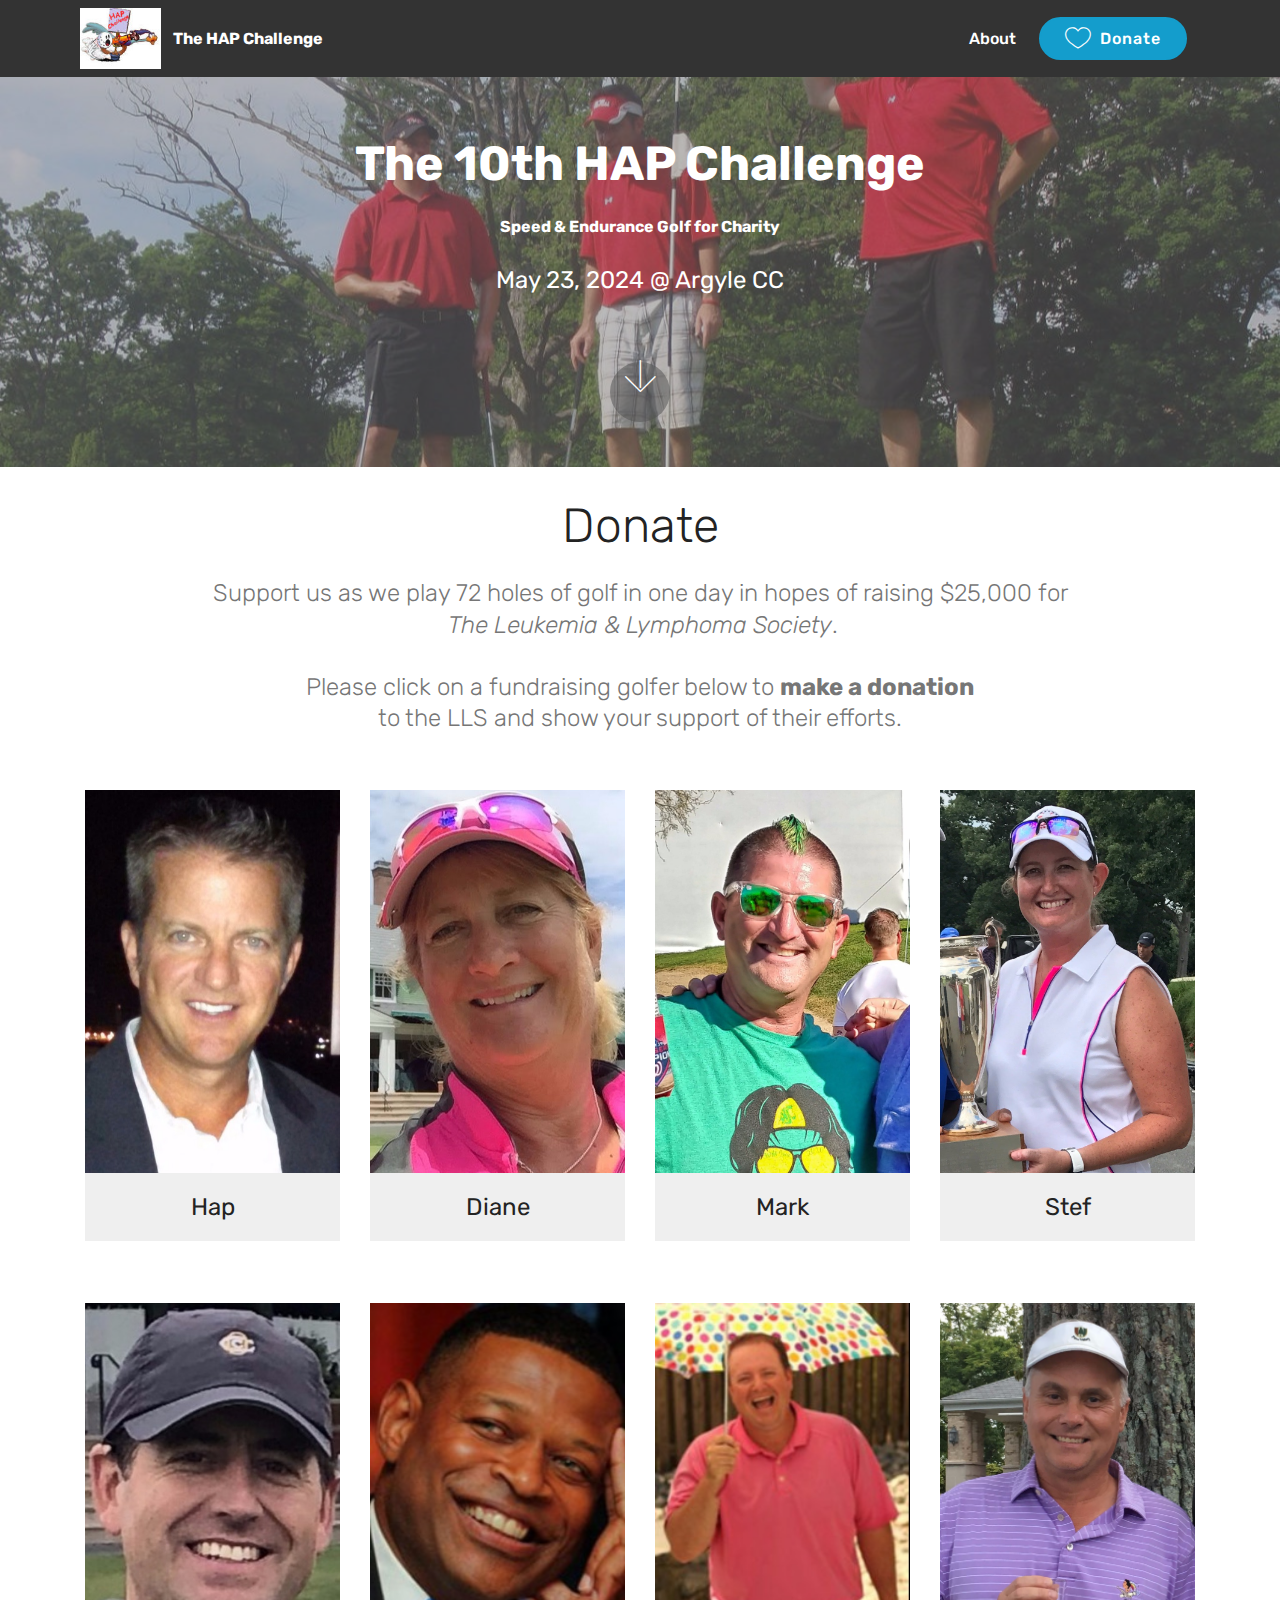
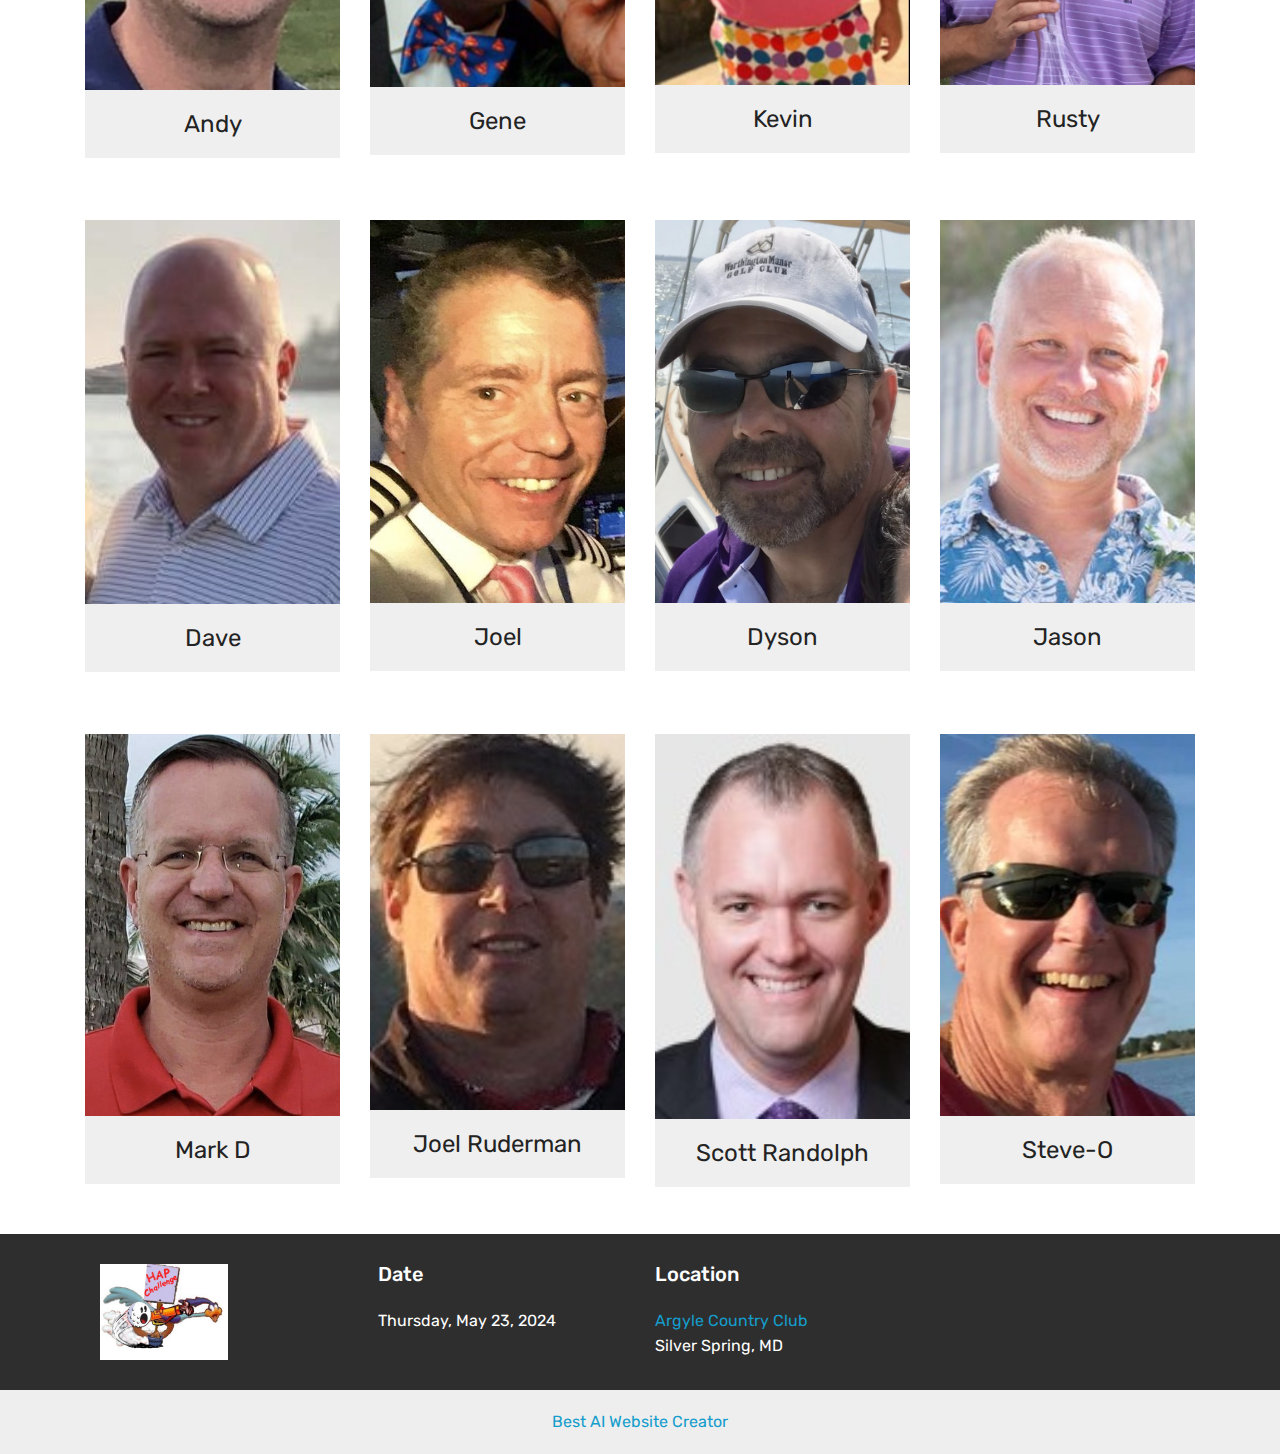
<file: index.html>
<!DOCTYPE html>
<html  >
<head>
  <!-- Site made with Mobirise Website Builder v5.9.17, https://mobirise.com -->
  <meta charset="UTF-8">
  <meta http-equiv="X-UA-Compatible" content="IE=edge">
  <meta name="generator" content="Mobirise v5.9.17, mobirise.com">
  <meta name="viewport" content="width=device-width, initial-scale=1, minimum-scale=1">
  <link rel="shortcut icon" href="assets/images/roadrunner-proto-white-blank-sign-122x92.jpg" type="image/x-icon">
  <meta name="description" content="">
  
  
  <title>Home</title>
  <link rel="stylesheet" href="assets/web/assets/mobirise-icons/mobirise-icons.css">
  <link rel="stylesheet" href="assets/bootstrap/css/bootstrap.min.css">
  <link rel="stylesheet" href="assets/bootstrap/css/bootstrap-grid.min.css">
  <link rel="stylesheet" href="assets/bootstrap/css/bootstrap-reboot.min.css">
  <link rel="stylesheet" href="assets/tether/tether.min.css">
  <link rel="stylesheet" href="assets/dropdown/css/style.css">
  <link rel="stylesheet" href="assets/socicon/css/styles.css">
  <link rel="stylesheet" href="assets/theme/css/style.css">
  <link rel="preload" href="https://fonts.googleapis.com/css?family=Rubik:300,300i,400,400i,500,500i,700,700i,900,900i&display=swap" as="style" onload="this.onload=null;this.rel='stylesheet'">
  <noscript><link rel="stylesheet" href="https://fonts.googleapis.com/css?family=Rubik:300,300i,400,400i,500,500i,700,700i,900,900i&display=swap"></noscript>
  <link rel="preload" as="style" href="assets/mobirise/css/mbr-additional.css?v=PKqQWy"><link rel="stylesheet" href="assets/mobirise/css/mbr-additional.css?v=PKqQWy" type="text/css">

  
  
  
</head>
<body>
  
  <section class="menu cid-qTkzRZLJNu" once="menu" id="menu1-0">

    

    <nav class="navbar navbar-expand beta-menu navbar-dropdown align-items-center navbar-toggleable-sm">
        <button class="navbar-toggler navbar-toggler-right" type="button" data-toggle="collapse" data-target="#navbarSupportedContent" aria-controls="navbarSupportedContent" aria-expanded="false" aria-label="Toggle navigation">
            <div class="hamburger">
                <span></span>
                <span></span>
                <span></span>
                <span></span>
            </div>
        </button>
        <div class="menu-logo">
            <div class="navbar-brand">
                <span class="navbar-logo">
                    <a href="index.html">
                         <img src="assets/images/roadrunner-proto-white-blank-sign-122x92.jpg" alt="Mobirise" title="" style="height: 3.8rem;">
                    </a>
                </span>
                <span class="navbar-caption-wrap"><a class="navbar-caption text-white display-4" href="index.html">The HAP Challenge</a></span>
            </div>
        </div>
        <div class="collapse navbar-collapse" id="navbarSupportedContent">
            <ul class="navbar-nav nav-dropdown" data-app-modern-menu="true"><li class="nav-item">
                    <a class="nav-link link text-white display-4" href="about.html">
                        
                        About</a>
                </li></ul>
            <div class="navbar-buttons mbr-section-btn"><a class="btn btn-sm btn-primary display-4" href="https://pages.lls.org/voy/nca/dcmetro24/hgolfr" target="_blank"><span class="mbri-hearth mbr-iconfont mbr-iconfont-btn"></span>
                    
                    Donate</a></div>
        </div>
    </nav>
</section>

<section class="cid-qTkA127IK8" id="header2-1">

    

    <div class="mbr-overlay" style="opacity: 0.5; background-color: rgb(118, 118, 118);"></div>

    <div class="container align-center">
        <div class="row justify-content-md-center">
            <div class="mbr-white col-md-10">
                <h1 class="mbr-section-title mbr-bold pb-3 mbr-fonts-style display-2">The 10th HAP Challenge</h1>
                <h3 class="mbr-section-subtitle align-center mbr-light pb-3 mbr-fonts-style display-7"><strong>Speed &amp; Endurance Golf for Charity</strong><br></h3>
                <p class="mbr-text pb-3 mbr-fonts-style display-5">May 23, 2024 @ Argyle CC</p>
                
            </div>
        </div>
    </div>
    <div class="mbr-arrow hidden-sm-down" aria-hidden="true">
        <a href="#next">
            <i class="mbri-down mbr-iconfont"></i>
        </a>
    </div>
</section>

<section class="team1 cid-rDNiMq81Zf" id="team1-8">
    
    
    
    <div class="container align-center">
        <h2 class="pb-3 mbr-fonts-style mbr-section-title display-2">
            Donate</h2>
        <h3 class="pb-5 mbr-section-subtitle mbr-fonts-style mbr-light display-5">Support us as we play 72 holes of golf in one day in hopes of raising $25,000 for<br><span style="font-size: 1.5rem;">&nbsp;</span><em style="font-size: 1.5rem;">The Leukemia &amp; Lymphoma Society</em><span style="font-size: 1.5rem;">.</span><div><br></div><div>Please click on a fundraising golfer below to <strong>make a donation</strong> </div><div>to the LLS and show your support of their efforts.</div></h3>
        <div class="row media-row">
            
        <div class="team-item col-lg-3 col-md-6">
                <div class="item-image">
                    <a href="https://pages.lls.org/voy/nca/dcmetro24/hgolfr" target="_blank"><img src="assets/images/hap-510x907.jpeg" alt="" title=""></a>
                </div>
                <div class="item-caption py-3">
                    <div class="item-name px-2">
                        <p class="mbr-fonts-style display-5">
                           Hap</p>
                    </div>
                    <div class="item-role px-2">
                        <p></p>
                    </div>
                    
                </div>
            </div><div class="team-item col-lg-3 col-md-6">
                <div class="item-image">
                    <a href="https://pages.lls.org/voy/nca/dcmetro24/hgolfr" target="_blank"><img src="assets/images/img-7851.jpeg" alt="" title=""></a>
                </div>
                <div class="item-caption py-3">
                    <div class="item-name px-2">
                        <p class="mbr-fonts-style display-5">
                           Diane</p>
                    </div>
                    <div class="item-role px-2">
                        <p></p>
                    </div>
                    
                </div>
            </div><div class="team-item col-lg-3 col-md-6">
                <div class="item-image">
                    <a href="https://pages.lls.org/voy/nca/dcmetro24/hgolfr" target="_blank"><img src="assets/images/img-4883.jpeg" alt="" title=""></a>
                </div>
                <div class="item-caption py-3">
                    <div class="item-name px-2">
                        <p class="mbr-fonts-style display-5">
                           Mark</p>
                    </div>
                    <div class="item-role px-2">
                        <p></p>
                    </div>
                    
                </div>
            </div><div class="team-item col-lg-3 col-md-6">
                <div class="item-image">
                    <a href="https://pages.lls.org/voy/nca/dcmetro24/hgolfr" target="_blank"><img src="assets/images/img-2325.jpeg" alt="" title=""></a>
                </div>
                <div class="item-caption py-3">
                    <div class="item-name px-2">
                        <p class="mbr-fonts-style display-5">
                           Stef</p>
                    </div>
                    <div class="item-role px-2">
                        <p></p>
                    </div>
                    
                </div>
            </div></div>    
    </div>
</section>

<section class="team1 cid-rDNiNFYNYY" id="team1-9">
    
    
    
    <div class="container align-center">
        
        
        <div class="row media-row">
            
        <div class="team-item col-lg-3 col-md-6">
                <div class="item-image">
                    <a href="https://pages.lls.org/voy/nca/dcmetro24/hgolfr" target="_blank"><img src="assets/images/img-3977.jpeg" alt="" title=""></a>
                </div>
                <div class="item-caption py-3">
                    <div class="item-name px-2">
                        <p class="mbr-fonts-style display-5">Andy</p><p></p><p></p>
                    </div>
                    <div class="item-role px-2">
                        <p></p>
                    </div>
                    
                </div>
            </div><div class="team-item col-lg-3 col-md-6">
                <div class="item-image">
                    <a href="https://pages.lls.org/voy/nca/dcmetro24/hgolfr" target="_blank"><img src="assets/images/d8417eb9c53b5e105df8637b8e6270c9-1-209x411.jpeg" alt="" title=""></a>
                </div>
                <div class="item-caption py-3">
                    <div class="item-name px-2">
                        <p class="mbr-fonts-style display-5">
                           Gene</p>
                    </div>
                    <div class="item-role px-2">
                        <p></p>
                    </div>
                    
                </div>
            </div><div class="team-item col-lg-3 col-md-6">
                <div class="item-image">
                    <a href="https://pages.lls.org/voy/nca/dcmetro24/hgolfr" target="_blank"><img src="assets/images/068da147507e066299e078760e122afb-209x411.jpeg" alt="" title=""></a>
                </div>
                <div class="item-caption py-3">
                    <div class="item-name px-2">
                        <p class="mbr-fonts-style display-5">
                           Kevin</p>
                    </div>
                    <div class="item-role px-2">
                        <p></p>
                    </div>
                    
                </div>
            </div><div class="team-item col-lg-3 col-md-6">
                <div class="item-image">
                    <a href="https://pages.lls.org/voy/nca/dcmetro24/hgolfr" target="_blank"><img src="assets/images/img-4054.jpeg" alt="" title=""></a>
                </div>
                <div class="item-caption py-3">
                    <div class="item-name px-2">
                        <p class="mbr-fonts-style display-5">
                           Rusty</p>
                    </div>
                    <div class="item-role px-2">
                        <p></p>
                    </div>
                    
                </div>
            </div></div>    
    </div>
</section>

<section class="team1 cid-su1uljrlMS" id="team1-13">
    
    
    
    <div class="container align-center">
        
        
        <div class="row media-row">
            
        <div class="team-item col-lg-3 col-md-6">
                <div class="item-image">
                    <a href="https://pages.lls.org/voy/nca/dcmetro24/hgolfr" target="_blank"><img src="assets/images/42273428-10218140712375679-5090069053632937984-n.jpeg" alt="" title=""></a>
                </div>
                <div class="item-caption py-3">
                    <div class="item-name px-2">
                        <p class="mbr-fonts-style display-5">Dave</p><p></p><p></p>
                    </div>
                    <div class="item-role px-2">
                        <p></p>
                    </div>
                    
                </div>
            </div><div class="team-item col-lg-3 col-md-6">
                <div class="item-image">
                    <a href="https://pages.lls.org/voy/nca/dcmetro24/hgolfr" target="_blank"><img src="assets/images/52602328-2576733389009515-2253035308272582656-n.jpeg" alt="" title=""></a>
                </div>
                <div class="item-caption py-3">
                    <div class="item-name px-2">
                        <p class="mbr-fonts-style display-5">
                           Joel</p>
                    </div>
                    <div class="item-role px-2">
                        <p></p>
                    </div>
                    
                </div>
            </div><div class="team-item col-lg-3 col-md-6">
                <div class="item-image">
                    <a href="https://pages.lls.org/voy/nca/dcmetro24/hgolfr" target="_blank"><img src="assets/images/35922980-10216774262371660-805492928494436352-n.jpeg" alt="" title=""></a>
                </div>
                <div class="item-caption py-3">
                    <div class="item-name px-2">
                        <p class="mbr-fonts-style display-5">
                           Dyson</p>
                    </div>
                    <div class="item-role px-2">
                        <p></p>
                    </div>
                    
                </div>
            </div><div class="team-item col-lg-3 col-md-6">
                <div class="item-image">
                    <a href="https://pages.lls.org/voy/nca/dcmetro24/hgolfr" target="_blank"><img src="assets/images/121298339-10157736298375897-2054696959635875611-n.jpeg" alt="" title=""></a>
                </div>
                <div class="item-caption py-3">
                    <div class="item-name px-2">
                        <p class="mbr-fonts-style display-5">
                           Jason</p>
                    </div>
                    <div class="item-role px-2">
                        <p></p>
                    </div>
                    
                </div>
            </div></div>    
    </div>
</section>

<section class="team1 cid-su1ur8LqZD" id="team1-14">
    
    
    
    <div class="container align-center">
        
        
        <div class="row media-row">
            
        <div class="team-item col-lg-3 col-md-6">
                <div class="item-image">
                    <a href="https://pages.lls.org/voy/nca/dcmetro24/hgolfr" target="_blank"><img src="assets/images/38064119-10214291448337735-4588048906432020480-n.jpeg" alt="" title=""></a>
                </div>
                <div class="item-caption py-3">
                    <div class="item-name px-2">
                        <p class="mbr-fonts-style display-5">Mark D</p><p></p><p></p>
                    </div>
                    <div class="item-role px-2">
                        <p></p>
                    </div>
                    
                </div>
            </div><div class="team-item col-lg-3 col-md-6">
                <div class="item-image">
                    <a href="https://pages.lls.org/voy/nca/dcmetro24/hgolfr" target="_blank"><img src="assets/images/170332112-10222890178497272-4566259590195490710-n-2.jpeg" alt="" title=""></a>
                </div>
                <div class="item-caption py-3">
                    <div class="item-name px-2">
                        <p class="mbr-fonts-style display-5">
                           Joel Ruderman</p>
                    </div>
                    <div class="item-role px-2">
                        <p></p>
                    </div>
                    
                </div>
            </div><div class="team-item col-lg-3 col-md-6">
                <div class="item-image">
                    <a href="https://pages.lls.org/voy/nca/dcmetro24/hgolfr" target="_blank"><img src="assets/images/scottrandolph2.jpeg" alt="" title=""></a>
                </div>
                <div class="item-caption py-3">
                    <div class="item-name px-2">
                        <p class="mbr-fonts-style display-5">
                           Scott Randolph</p>
                    </div>
                    <div class="item-role px-2">
                        <p></p>
                    </div>
                    
                </div>
            </div><div class="team-item col-lg-3 col-md-6">
                <div class="item-image">
                    <a href="https://pages.lls.org/voy/nca/dcmetro24/hgolfr" target="_blank"><img src="assets/images/steveo-1.jpeg" alt="" title=""></a>
                </div>
                <div class="item-caption py-3">
                    <div class="item-name px-2">
                        <p class="mbr-fonts-style display-5">
                           Steve-O</p>
                    </div>
                    <div class="item-role px-2">
                        <p></p>
                    </div>
                    
                </div>
            </div></div>    
    </div>
</section>

<section class="cid-qTkAaeaxX5" id="footer1-2">

    

    

    <div class="container">
        <div class="media-container-row content text-white">
            <div class="col-12 col-md-3">
                <div class="media-wrap">
                    
                        <a href="about.html"><img src="assets/images/roadrunner-proto-white-blank-sign-256x192.jpg" alt="Mobirise" title=""></a>
                    
                </div>
            </div>
            <div class="col-12 col-md-3 mbr-fonts-style display-7">
                <h5 class="pb-3">
                    Date</h5>
                <p class="mbr-text">Thursday, May 23, 2024</p>
            </div>
            <div class="col-12 col-md-3 mbr-fonts-style display-7">
                <h5 class="pb-3">
                    Location</h5>
                <p class="mbr-text"><a href="https://www.argylecountryclub.com/Home" target="_blank" class="text-primary">Argyle Country Club</a><br>Silver Spring, MD</p>
            </div>
            <div class="col-12 col-md-3 mbr-fonts-style display-7">
                <h5 class="pb-3"></h5>
                <p class="mbr-text"></p>
            </div>
        </div>
        
    </div>
</section><section class="display-7" style="padding: 0;align-items: center;justify-content: center;flex-wrap: wrap;    align-content: center;display: flex;position: relative;height: 4rem;"><a href="https://mobiri.se/1586750" style="flex: 1 1;height: 4rem;position: absolute;width: 100%;z-index: 1;"><img alt="" style="height: 4rem;" src="[data-uri]"></a><p style="margin: 0;text-align: center;" class="display-7">&#8204;</p><a style="z-index:1" href="https://mobirise.com/builder/ai-website-creator.html">Best AI Website Creator</a></section><script src="assets/popper/popper.min.js"></script>  <script src="assets/web/assets/jquery/jquery.min.js"></script>  <script src="assets/bootstrap/js/bootstrap.min.js"></script>  <script src="assets/tether/tether.min.js"></script>  <script src="assets/smoothscroll/smooth-scroll.js"></script>  <script src="assets/dropdown/js/nav-dropdown.js"></script>  <script src="assets/dropdown/js/navbar-dropdown.js"></script>  <script src="assets/touchswipe/jquery.touch-swipe.min.js"></script>  <script src="assets/theme/js/script.js"></script>  
  
  
</body>
</html>
</file>
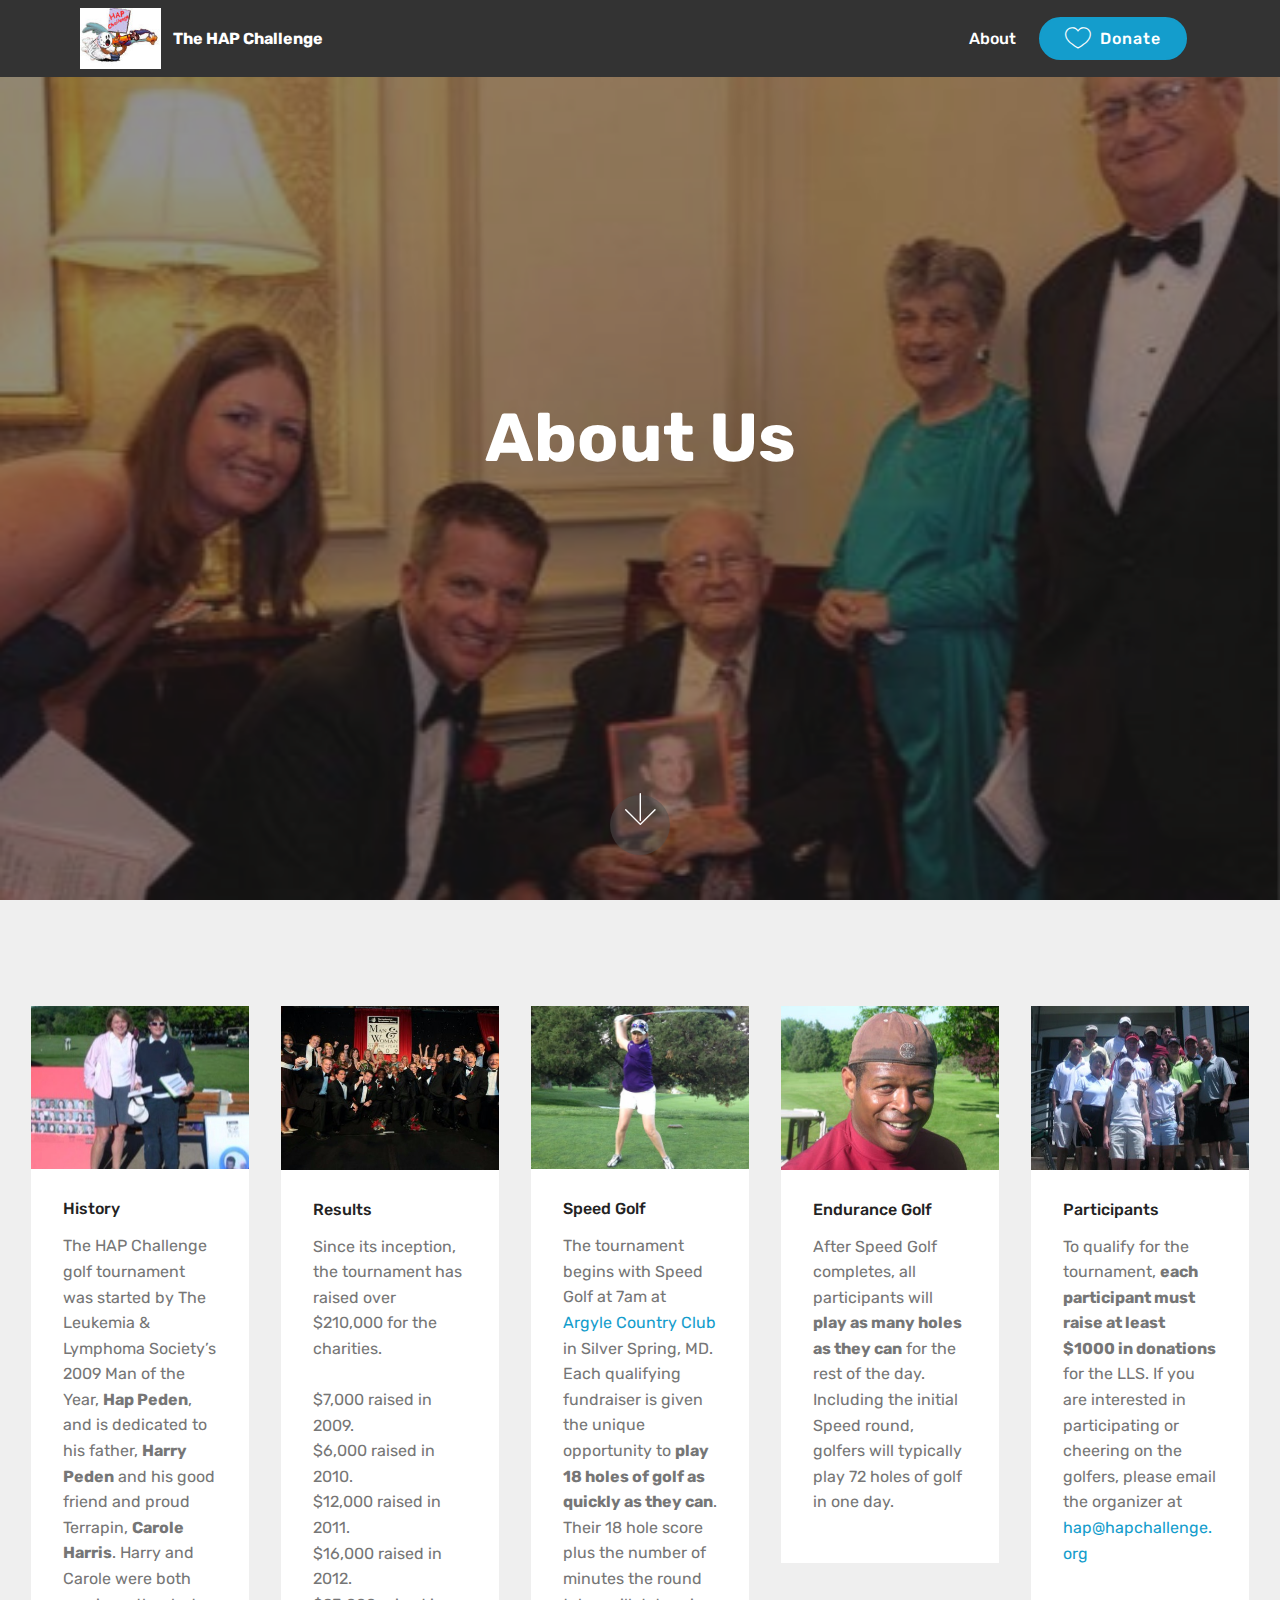
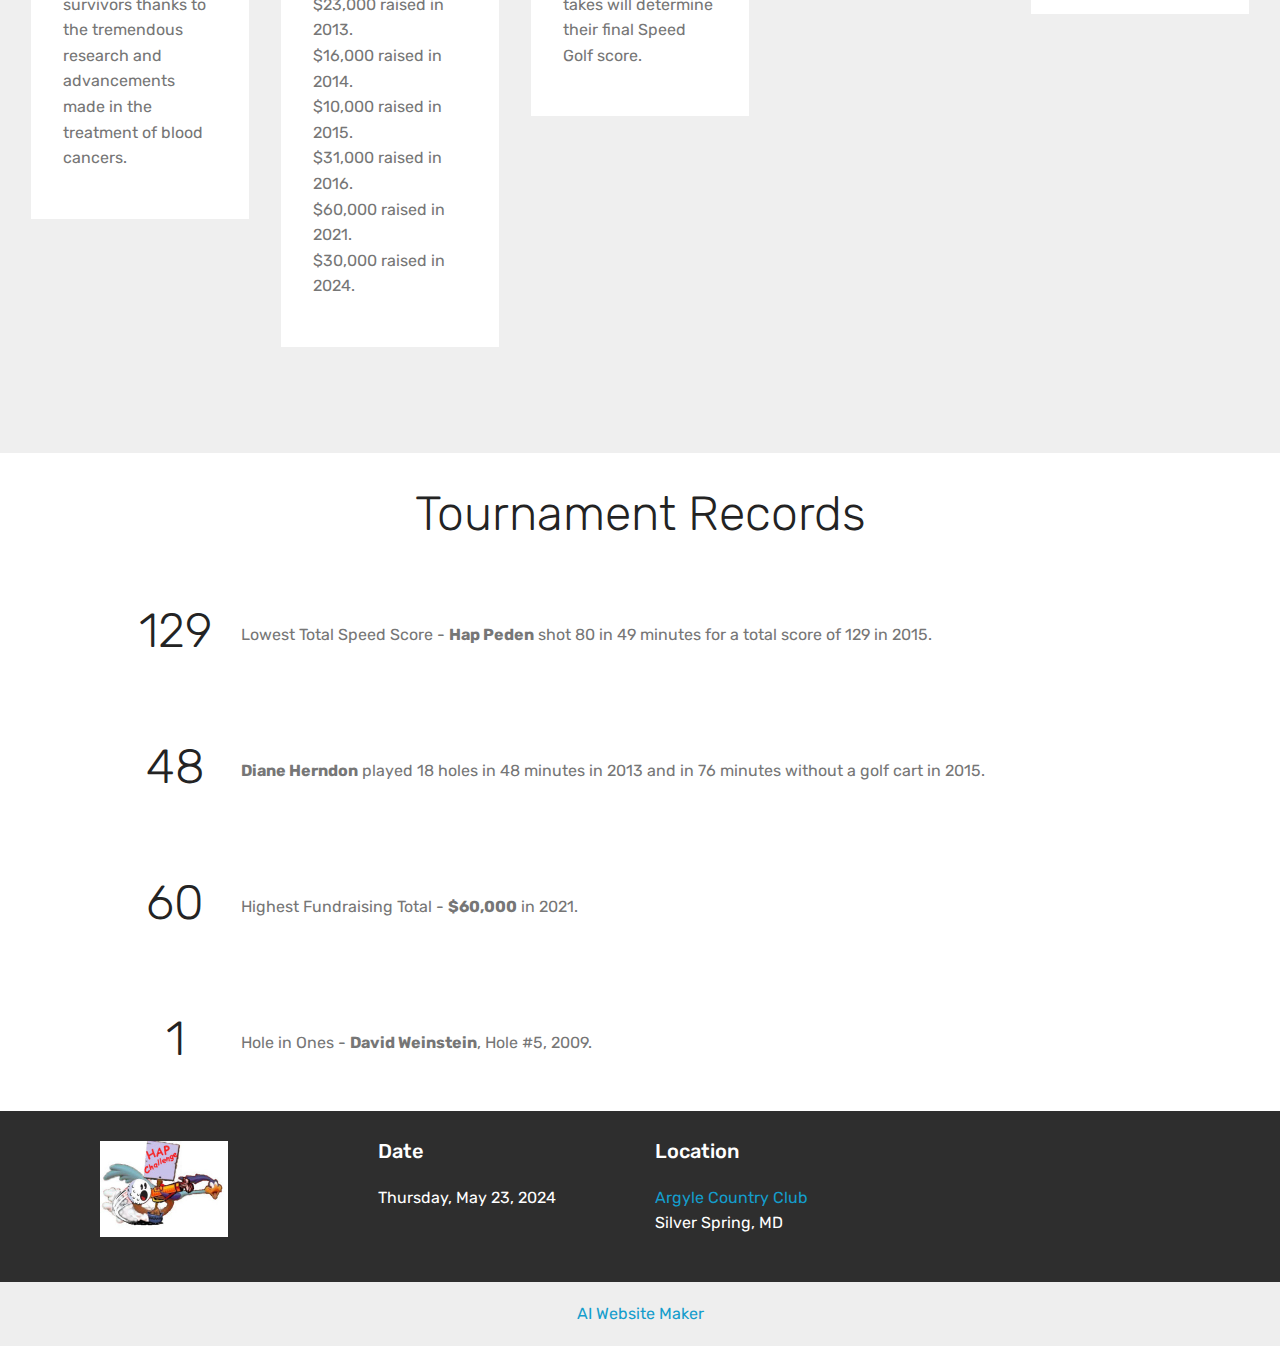
<file: about.html>
<!DOCTYPE html>
<html  >
<head>
  <!-- Site made with Mobirise Website Builder v5.9.17, https://mobirise.com -->
  <meta charset="UTF-8">
  <meta http-equiv="X-UA-Compatible" content="IE=edge">
  <meta name="generator" content="Mobirise v5.9.17, mobirise.com">
  <meta name="viewport" content="width=device-width, initial-scale=1, minimum-scale=1">
  <link rel="shortcut icon" href="assets/images/roadrunner-proto-white-blank-sign-122x92.jpg" type="image/x-icon">
  <meta name="description" content="About Us">
  
  
  <title>About</title>
  <link rel="stylesheet" href="assets/web/assets/mobirise-icons/mobirise-icons.css">
  <link rel="stylesheet" href="assets/bootstrap/css/bootstrap.min.css">
  <link rel="stylesheet" href="assets/bootstrap/css/bootstrap-grid.min.css">
  <link rel="stylesheet" href="assets/bootstrap/css/bootstrap-reboot.min.css">
  <link rel="stylesheet" href="assets/tether/tether.min.css">
  <link rel="stylesheet" href="assets/dropdown/css/style.css">
  <link rel="stylesheet" href="assets/socicon/css/styles.css">
  <link rel="stylesheet" href="assets/theme/css/style.css">
  <link rel="preload" href="https://fonts.googleapis.com/css?family=Rubik:300,300i,400,400i,500,500i,700,700i,900,900i&display=swap" as="style" onload="this.onload=null;this.rel='stylesheet'">
  <noscript><link rel="stylesheet" href="https://fonts.googleapis.com/css?family=Rubik:300,300i,400,400i,500,500i,700,700i,900,900i&display=swap"></noscript>
  <link rel="preload" as="style" href="assets/mobirise/css/mbr-additional.css?v=qATqbs"><link rel="stylesheet" href="assets/mobirise/css/mbr-additional.css?v=qATqbs" type="text/css">

  
  
  
</head>
<body>
  
  <section class="menu cid-qTkzRZLJNu" once="menu" id="menu1-c">

    

    <nav class="navbar navbar-expand beta-menu navbar-dropdown align-items-center navbar-toggleable-sm">
        <button class="navbar-toggler navbar-toggler-right" type="button" data-toggle="collapse" data-target="#navbarSupportedContent" aria-controls="navbarSupportedContent" aria-expanded="false" aria-label="Toggle navigation">
            <div class="hamburger">
                <span></span>
                <span></span>
                <span></span>
                <span></span>
            </div>
        </button>
        <div class="menu-logo">
            <div class="navbar-brand">
                <span class="navbar-logo">
                    <a href="index.html">
                         <img src="assets/images/roadrunner-proto-white-blank-sign-122x92.jpg" alt="Mobirise" title="" style="height: 3.8rem;">
                    </a>
                </span>
                <span class="navbar-caption-wrap"><a class="navbar-caption text-white display-4" href="index.html">The HAP Challenge</a></span>
            </div>
        </div>
        <div class="collapse navbar-collapse" id="navbarSupportedContent">
            <ul class="navbar-nav nav-dropdown" data-app-modern-menu="true"><li class="nav-item">
                    <a class="nav-link link text-white display-4" href="about.html">
                        
                        About</a>
                </li></ul>
            <div class="navbar-buttons mbr-section-btn"><a class="btn btn-sm btn-primary display-4" href="https://pages.lls.org/voy/nca/dcmetro24/hgolfr" target="_blank"><span class="mbri-hearth mbr-iconfont mbr-iconfont-btn"></span>
                    
                    Donate</a></div>
        </div>
    </nav>
</section>

<section class="cid-rEhy8g7u2X mbr-fullscreen mbr-parallax-background" id="header2-w">

    

    <div class="mbr-overlay" style="opacity: 0.5; background-color: rgb(35, 35, 35);"></div>

    <div class="container align-center">
        <div class="row justify-content-md-center">
            <div class="mbr-white col-md-10">
                <h1 class="mbr-section-title mbr-bold pb-3 mbr-fonts-style display-1">
                    About Us</h1>
                
                
                
            </div>
        </div>
    </div>
    <div class="mbr-arrow hidden-sm-down" aria-hidden="true">
        <a href="#next">
            <i class="mbri-down mbr-iconfont"></i>
        </a>
    </div>
</section>

<section class="features17 cid-rEhonZSISp" id="features17-v">
    
    

    
    <div class="container-fluid">
        <div class="media-container-row">
            <div class="card p-3 col-12 col-md-6 my-col">
                <div class="card-wrapper">
                    <div class="card-img">
                        <img src="assets/images/dscn3136-2-486x365.jpeg" alt="Mobirise" title="">
                    </div>
                    <div class="card-box">
                        <h4 class="card-title pb-3 mbr-fonts-style display-7">
                            History</h4>
                        <p class="mbr-text mbr-fonts-style display-7">
                            The HAP Challenge golf tournament was started by The Leukemia &amp; Lymphoma Society’s 2009 Man of the Year, <strong>Hap Peden</strong>, and is dedicated to his father, <strong>Harry Peden</strong> and his good friend and proud Terrapin, <strong>Carole Harris</strong>. Harry and Carole were both survivors thanks to the tremendous research and advancements made in the treatment of blood cancers.
                        </p>
                    </div>
                </div>
            </div>

            <div class="card p-3 col-12 col-md-6 my-col">
                <div class="card-wrapper">
                    <div class="card-img">
                        <img src="assets/images/b7b31300b6f129ad207fb8d541fa506e-486x324.jpeg" alt="Mobirise" title="">
                    </div>
                    <div class="card-box">
                        <h4 class="card-title pb-3 mbr-fonts-style display-7">
                            Results</h4>
                        <p class="mbr-text mbr-fonts-style display-7">Since its inception, the tournament has raised over $210,000 for the charities.<br><br>$7,000 raised in 2009.<br>$6,000 raised in 2010.<br>$12,000 raised in 2011.<br>$16,000 raised in 2012.<br>$23,000 raised in 2013.<br>$16,000 raised in 2014.<br>$10,000 raised in 2015.<br>$31,000 raised in 2016.<br>$60,000 raised in 2021.<br>$30,000 raised in 2024.</p>
                    </div>
                </div>
            </div>

            <div class="card p-3 col-12 col-md-6 my-col">
                <div class="card-wrapper">
                    <div class="card-img">
                        <img src="assets/images/084-486x648.jpeg" alt="Mobirise" title="">
                    </div>
                    <div class="card-box">
                        <h4 class="card-title pb-3 mbr-fonts-style display-7">
                            Speed Golf</h4>
                        <p class="mbr-text mbr-fonts-style display-7">
                            The tournament begins with Speed Golf at 7am at <a href="https://www.argylecc.net/" target="_blank">Argyle Country Club</a> in Silver Spring, MD.  Each qualifying fundraiser is given the unique opportunity to <strong>play 18 holes of golf as quickly as they can</strong>. Their 18 hole score plus the number of minutes the round takes will determine their final Speed Golf score.
                        </p>
                    </div>
                </div>
            </div>

            <div class="card p-3 col-12 col-md-6 my-col">
                <div class="card-wrapper">
                    <div class="card-img">
                        <img src="assets/images/dscn3147-486x365.jpeg" alt="Mobirise" title="">
                    </div>
                    <div class="card-box">
                        <h4 class="card-title pb-3 mbr-fonts-style display-7">
                            Endurance Golf</h4>
                        <p class="mbr-text mbr-fonts-style display-7">
                           After Speed Golf completes, all participants will <strong>play as many holes as they can</strong> for the rest of the day.  Including the initial Speed round, golfers will typically play 72 holes of golf in one day.
                        </p>
                    </div>
                </div>
            </div>
            <div class="card p-3 col-12 col-md-6 my-col">
                <div class="card-wrapper">
                    <div class="card-img">
                        <img src="assets/images/dscn3173-486x365.jpeg" alt="Mobirise" title="">
                    </div>
                    <div class="card-box">
                        <h4 class="card-title pb-3 mbr-fonts-style display-7">Participants</h4>
                        <p class="mbr-text mbr-fonts-style display-7">
                            To qualify for the tournament, <strong>each participant must raise at least $1000 in donations</strong> for the LLS.  If you are interested in participating or cheering on the golfers, please email the organizer at <a href="mailto:hap@hapchallenge.org">hap@hapchallenge.org</a>
                        </p>
                    </div>
                </div>
            </div>
            
        </div>
    </div>
</section>

<section class="counters3 counters cid-rEhk4WkLCR" id="counters3-o">

    

    

    <div class="container pt-4 mt-2">
        <h2 class="mbr-section-title pb-3 align-center mbr-fonts-style display-2">
                    Tournament Records</h2>
        
        <div>
            
            <div class="cards-block">
                <div class="cards-container">
                    <div class="card px-3 align-left col-12">
                        <div class="panel-item p-4 d-flex align-items-center">
                            <div class="card-img pr-3 d-flex align-items-center align-left">
                                
                                <h3 class="count py-3 mbr-fonts-style display-2">129<br></h3>
                            </div>
                            <div class="card-text">
                                
                                <p class="mbr-content-text mbr-fonts-style display-7">Lowest Total Speed Score - <strong>Hap Peden</strong> shot 80 in 49 minutes for a total score of 129 in 2015.</p>
                            </div>
                        </div>
                    </div>
                    <div class="card px-3 align-left col-12">
                        <div class="panel-item p-4 d-flex align-items-center">
                            <div class="card-img pr-3 d-flex align-items-center align-left">
                                
                                <h3 class="count py-3 mbr-fonts-style display-2">48</h3>
                            </div>
                            <div class="card-text">
                                
                                <p class="mbr-content-text mbr-fonts-style display-7"><strong>
                                    Diane Herndon</strong> played 18 holes in 48 minutes in 2013 and in 76 minutes without a golf cart in 2015.</p>
                            </div>
                        </div>
                    </div>
                    <div class="card px-3 align-left col-12">
                        <div class="panel-item p-4 d-flex align-items-center">
                            <div class="card-img pr-3 d-flex align-items-center align-left">
                                
                                <h3 class="count py-3 mbr-fonts-style display-2">60</h3>
                            </div>
                            <div class="card-text">
                                
                                <p class="mbr-content-text mbr-fonts-style display-7">
                                        Highest Fundraising Total - <strong>$60,000</strong> in 2021. </p>
                            </div>
                        </div>
                    </div>
                    <div class="card px-3 align-left col-12">
                        <div class="panel-item p-4 d-flex align-items-center">
                            <div class="card-img pr-3 d-flex align-items-center align-left">
                                
                                <h3 class="count py-3 mbr-fonts-style display-2">
                                    1</h3>
                            </div>
                            <div class="card-texts">
                                
                                <p class="mbr-content-text mbr-fonts-style display-7">
                                        Hole in Ones - <strong>David Weinstein</strong>, Hole #5, 2009.</p>
                            </div>
                        </div>
                    </div>
                </div>
            </div>
        </div>
    </div>
</section>

<section class="cid-rEjK5bSyQD" id="footer1-10">

    

    

    <div class="container">
        <div class="media-container-row content text-white">
            <div class="col-12 col-md-3">
                <div class="media-wrap">
                    <a href="about.html">
                        <img src="assets/images/roadrunner-proto-white-blank-sign-256x192.jpg" alt="Mobirise" title="">
                    </a>
                </div>
            </div>
            <div class="col-12 col-md-3 mbr-fonts-style display-7">
                <h5 class="pb-3">
                    Date</h5>
                <p class="mbr-text">Thursday, May 23, 2024</p>
            </div>
            <div class="col-12 col-md-3 mbr-fonts-style display-7">
                <h5 class="pb-3">
                    Location</h5>
                <p class="mbr-text"><a href="https://www.argylecountryclub.com/Home" target="_blank" class="text-primary">Argyle Country Club</a><br>Silver Spring, MD</p>
            </div>
            <div class="col-12 col-md-3 mbr-fonts-style display-7">
                <h5 class="pb-3"></h5>
                <p class="mbr-text"></p>
            </div>
        </div>
        
    </div>
</section><section class="display-7" style="padding: 0;align-items: center;justify-content: center;flex-wrap: wrap;    align-content: center;display: flex;position: relative;height: 4rem;"><a href="https://mobiri.se/1586750" style="flex: 1 1;height: 4rem;position: absolute;width: 100%;z-index: 1;"><img alt="" style="height: 4rem;" src="[data-uri]"></a><p style="margin: 0;text-align: center;" class="display-7">&#8204;</p><a style="z-index:1" href="https://mobirise.com/builder/ai-website-maker.html">AI Website Maker</a></section><script src="assets/popper/popper.min.js"></script>  <script src="assets/web/assets/jquery/jquery.min.js"></script>  <script src="assets/bootstrap/js/bootstrap.min.js"></script>  <script src="assets/tether/tether.min.js"></script>  <script src="assets/smoothscroll/smooth-scroll.js"></script>  <script src="assets/dropdown/js/nav-dropdown.js"></script>  <script src="assets/dropdown/js/navbar-dropdown.js"></script>  <script src="assets/touchswipe/jquery.touch-swipe.min.js"></script>  <script src="assets/parallax/jarallax.min.js"></script>  <script src="assets/viewportchecker/jquery.viewportchecker.js"></script>  <script src="assets/theme/js/script.js"></script>  
  
  
</body>
</html>
</file>
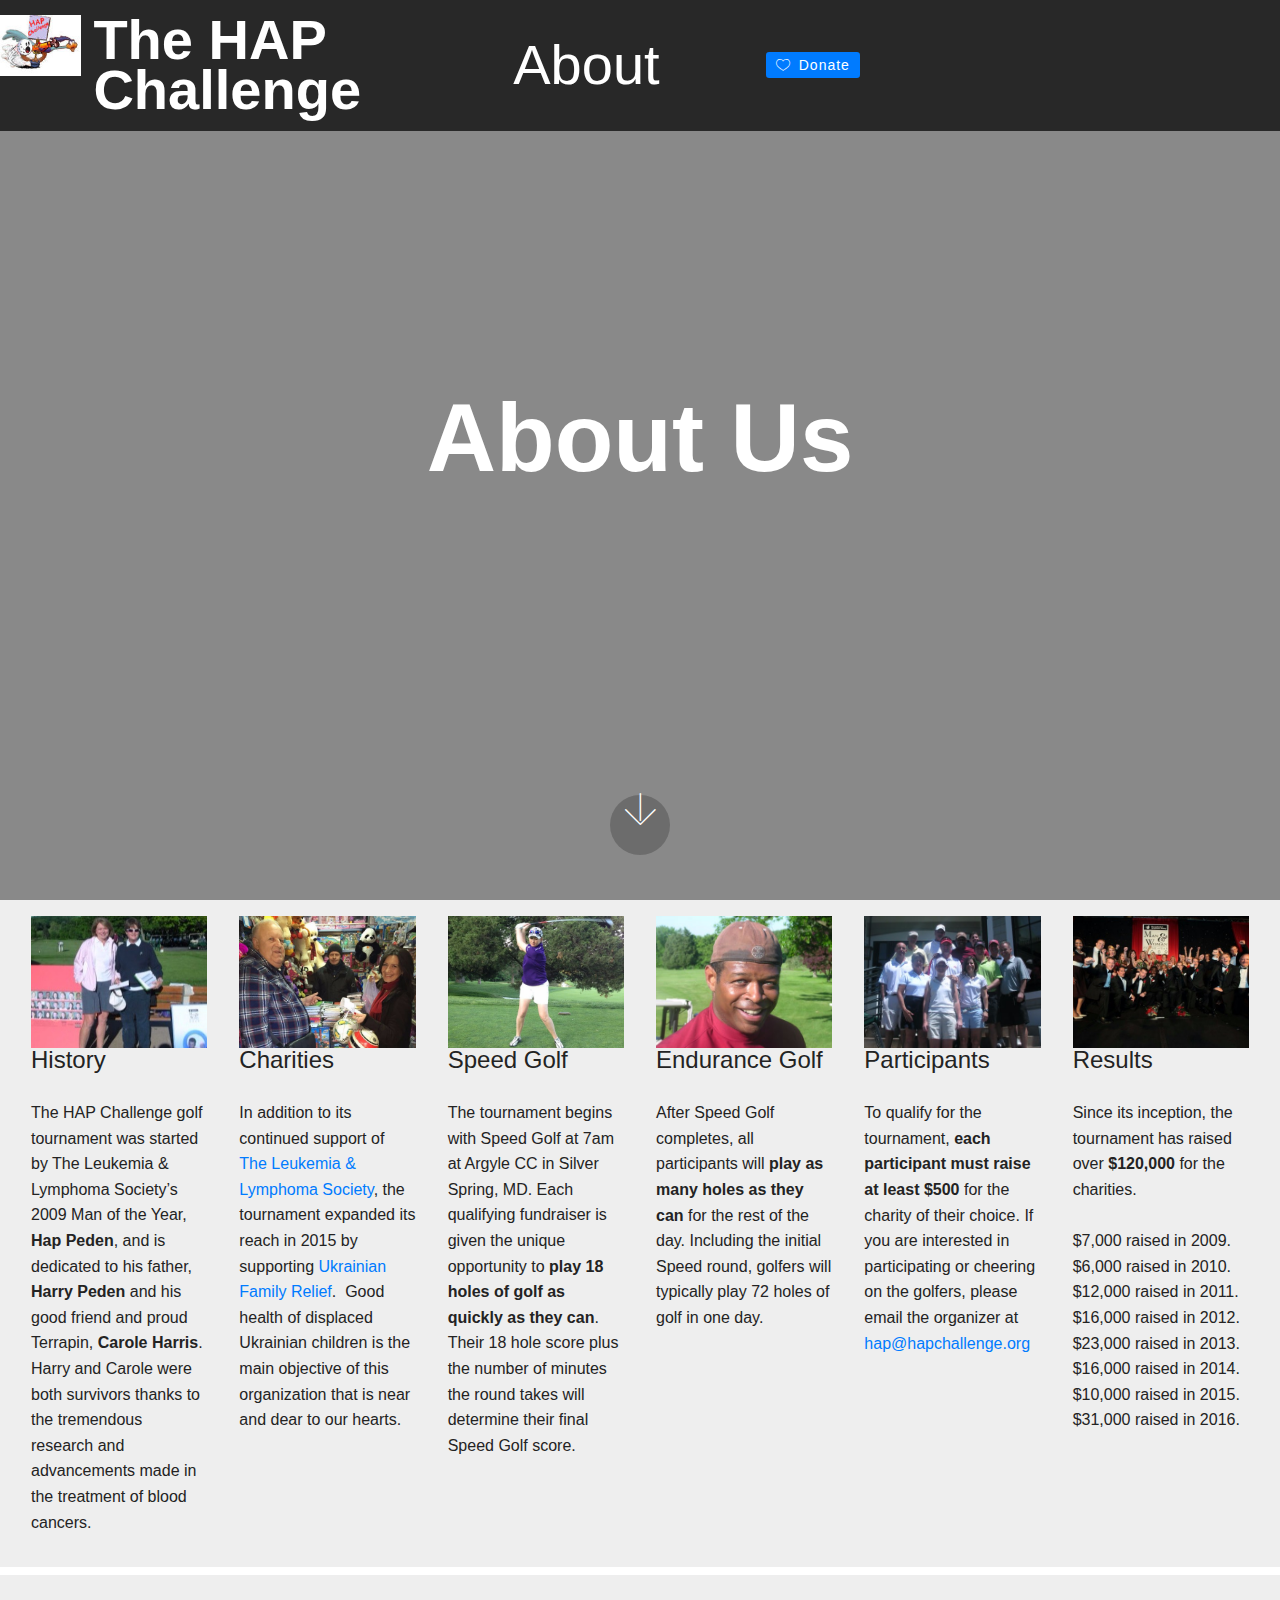
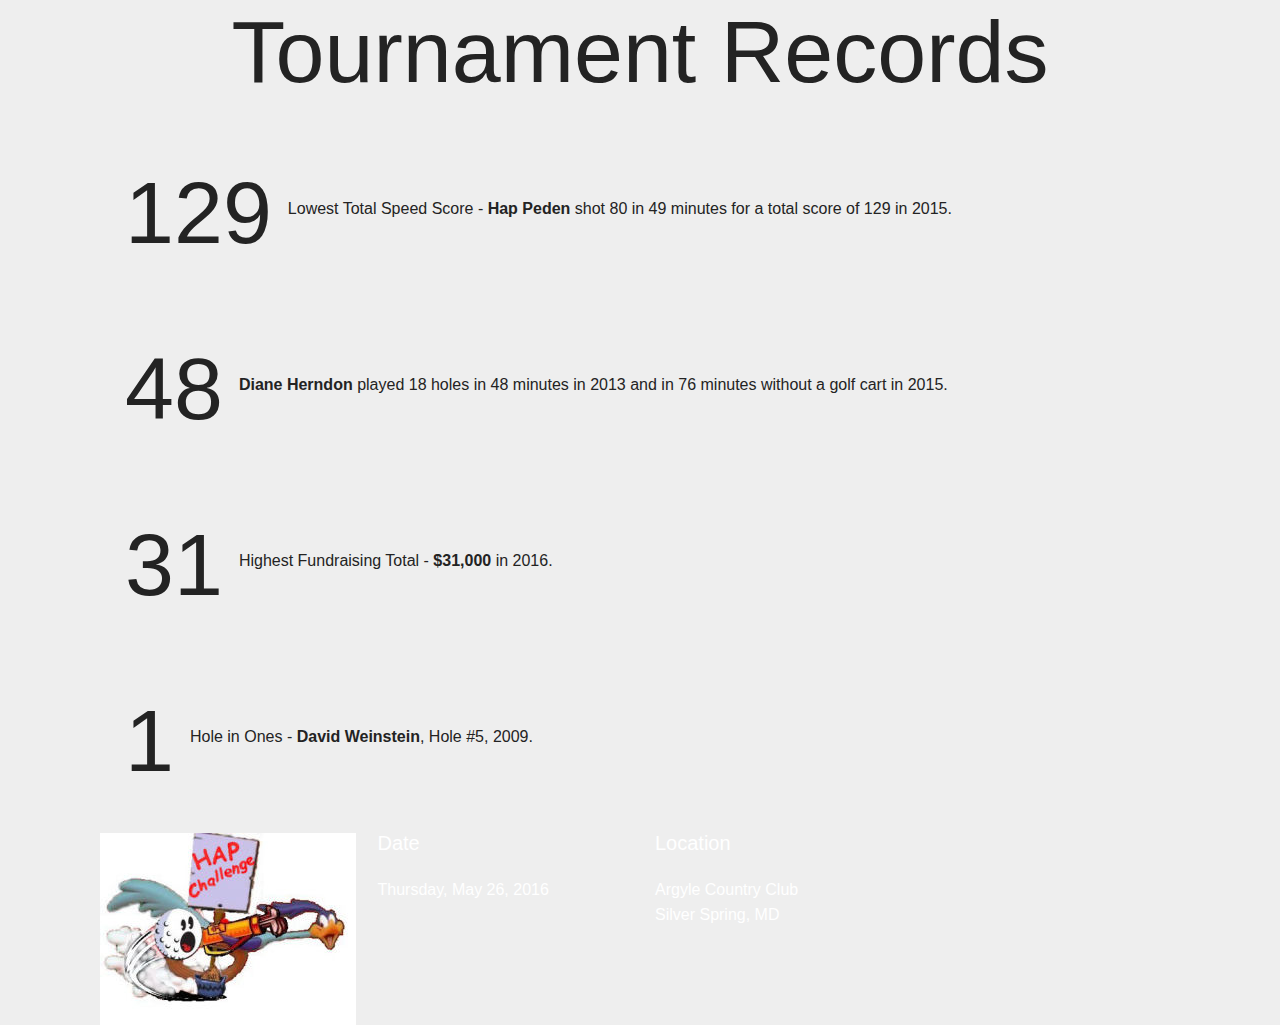
<file: page1.html>
<!DOCTYPE html>
<html  >
<head>
  <!-- Site made with Mobirise Website Builder v4.10.15, https://mobirise.com -->
  <meta charset="UTF-8">
  <meta http-equiv="X-UA-Compatible" content="IE=edge">
  <meta name="generator" content="Mobirise v4.10.15, mobirise.com">
  <meta name="viewport" content="width=device-width, initial-scale=1, minimum-scale=1">
  <link rel="shortcut icon" href="assets/images/p5270554-128x171.png" type="image/x-icon">
  <meta name="description" content="Web Page Builder Description">
  
  <title>About</title>
  <link rel="stylesheet" href="assets/web/assets/mobirise-icons/mobirise-icons.css">
  <link rel="stylesheet" href="assets/bootstrap/css/bootstrap.min.css">
  <link rel="stylesheet" href="assets/bootstrap/css/bootstrap-grid.min.css">
  <link rel="stylesheet" href="assets/bootstrap/css/bootstrap-reboot.min.css">
  <link rel="stylesheet" href="assets/socicon/css/styles.css">
  <link rel="stylesheet" href="assets/tether/tether.min.css">
  <link rel="stylesheet" href="assets/dropdown/css/style.css">
  <link rel="stylesheet" href="assets/theme/css/style.css">
  <link rel="preload" as="style" href="assets/mobirise/css/mbr-additional.css"><link rel="stylesheet" href="assets/mobirise/css/mbr-additional.css" type="text/css">
  
  
  
</head>
<body>
  <section class="menu cid-qTkzRZLJNu" once="menu" id="menu1-c">

    

    <nav class="navbar navbar-expand beta-menu navbar-dropdown align-items-center navbar-toggleable-sm">
        <button class="navbar-toggler navbar-toggler-right" type="button" data-toggle="collapse" data-target="#navbarSupportedContent" aria-controls="navbarSupportedContent" aria-expanded="false" aria-label="Toggle navigation">
            <div class="hamburger">
                <span></span>
                <span></span>
                <span></span>
                <span></span>
            </div>
        </button>
        <div class="menu-logo">
            <div class="navbar-brand">
                <span class="navbar-logo">
                    <a href="index.html">
                         <img src="assets/images/roadrunner-proto-white-blank-sign-122x92.jpg" alt="Mobirise" title="" style="height: 3.8rem;">
                    </a>
                </span>
                <span class="navbar-caption-wrap"><a class="navbar-caption text-white display-4" href="index.html">The HAP Challenge</a></span>
            </div>
        </div>
        <div class="collapse navbar-collapse" id="navbarSupportedContent">
            <ul class="navbar-nav nav-dropdown" data-app-modern-menu="true"><li class="nav-item">
                    <a class="nav-link link text-white display-4" href="page1.html">
                        
                        About</a>
                </li></ul>
            <div class="navbar-buttons mbr-section-btn"><a class="btn btn-sm btn-primary display-4" href="index.html#team1-8"><span class="mbri-hearth mbr-iconfont mbr-iconfont-btn"></span>
                    
                    Donate</a></div>
        </div>
    </nav>
</section>

<section class="engine"><a href="https://mobirise.info/b">how to create your own site for free</a></section><section class="cid-rEhy8g7u2X mbr-fullscreen mbr-parallax-background" id="header2-w">

    

    <div class="mbr-overlay" style="opacity: 0.5; background-color: rgb(35, 35, 35);"></div>

    <div class="container align-center">
        <div class="row justify-content-md-center">
            <div class="mbr-white col-md-10">
                <h1 class="mbr-section-title mbr-bold pb-3 mbr-fonts-style display-1">
                    About Us</h1>
                
                
                
            </div>
        </div>
    </div>
    <div class="mbr-arrow hidden-sm-down" aria-hidden="true">
        <a href="#next">
            <i class="mbri-down mbr-iconfont"></i>
        </a>
    </div>
</section>

<section class="features17 cid-rEhonZSISp" id="features17-v">
    
    

    
    <div class="container-fluid">
        <div class="media-container-row">
            <div class="card p-3 col-12 col-md-6 col-lg-2">
                <div class="card-wrapper">
                    <div class="card-img">
                        <img src="assets/images/dscn3136-2-486x365.jpeg" alt="Mobirise" title="">
                    </div>
                    <div class="card-box">
                        <h4 class="card-title pb-3 mbr-fonts-style display-7">
                            History</h4>
                        <p class="mbr-text mbr-fonts-style display-7">
                            The HAP Challenge golf tournament was started by The Leukemia &amp; Lymphoma Society’s 2009 Man of the Year, <strong>Hap Peden</strong>, and is dedicated to his father, <strong>Harry Peden</strong> and his good friend and proud Terrapin, <strong>Carole Harris</strong>. Harry and Carole were both survivors thanks to the tremendous research and advancements made in the treatment of blood cancers.
                        </p>
                    </div>
                </div>
            </div>

            <div class="card p-3 col-12 col-md-6 col-lg-2">
                <div class="card-wrapper">
                    <div class="card-img">
                        <img src="assets/images/img-9438-486x648.jpeg" alt="Mobirise" title="">
                    </div>
                    <div class="card-box">
                        <h4 class="card-title pb-3 mbr-fonts-style display-7">
                            Charities</h4>
                        <p class="mbr-text mbr-fonts-style display-7">
                            In addition to its continued support of <a href="https://www.lls.org/" target="_blank">The Leukemia &amp; Lymphoma Society</a>, the tournament expanded its reach in 2015 by supporting <a href="http://ukrainianfamilyrelief.org/" target="_blank">Ukrainian Family Relief</a>. &nbsp;Good health of displaced Ukrainian children is the main objective of this organization that is near and dear to our hearts.  
                        </p>
                    </div>
                </div>
            </div>

            <div class="card p-3 col-12 col-md-6 col-lg-2">
                <div class="card-wrapper">
                    <div class="card-img">
                        <img src="assets/images/084-486x648.jpeg" alt="Mobirise" title="">
                    </div>
                    <div class="card-box">
                        <h4 class="card-title pb-3 mbr-fonts-style display-7">
                            Speed Golf</h4>
                        <p class="mbr-text mbr-fonts-style display-7">
                            The tournament begins with Speed Golf at 7am at Argyle CC in Silver Spring, MD.  Each qualifying fundraiser is given the unique opportunity to <strong>play 18 holes of golf as quickly as they can</strong>. Their 18 hole score plus the number of minutes the round takes will determine their final Speed Golf score.
                        </p>
                    </div>
                </div>
            </div>

            <div class="card p-3 col-12 col-md-6 col-lg-2">
                <div class="card-wrapper">
                    <div class="card-img">
                        <img src="assets/images/dscn3147-486x365.jpeg" alt="Mobirise" title="">
                    </div>
                    <div class="card-box">
                        <h4 class="card-title pb-3 mbr-fonts-style display-7">
                            Endurance Golf</h4>
                        <p class="mbr-text mbr-fonts-style display-7">
                           After Speed Golf completes, all participants will <strong>play as many holes as they can</strong> for the rest of the day.  Including the initial Speed round, golfers will typically play 72 holes of golf in one day.
                        </p>
                    </div>
                </div>
            </div>
            <div class="card p-3 col-12 col-md-6 col-lg-2">
                <div class="card-wrapper">
                    <div class="card-img">
                        <img src="assets/images/dscn3173-486x365.jpeg" alt="Mobirise" title="">
                    </div>
                    <div class="card-box">
                        <h4 class="card-title pb-3 mbr-fonts-style display-7">Participants</h4>
                        <p class="mbr-text mbr-fonts-style display-7">
                            To qualify for the tournament, <strong>each participant must raise at least $500</strong> for the charity of their choice.  If you are interested in participating or cheering on the golfers, please email the organizer at <a href="mailto:hap@hapchallenge.org">hap@hapchallenge.org</a>
                        </p>
                    </div>
                </div>
            </div>
            <div class="card p-3 col-12 col-md-6 col-lg-2">
                <div class="card-wrapper">
                    <div class="card-img">
                        <img src="assets/images/b7b31300b6f129ad207fb8d541fa506e-486x324.jpeg" alt="Mobirise" title="">
                    </div>
                    <div class="card-box">
                        <h4 class="card-title pb-3 mbr-fonts-style display-7">
                            Results</h4>
                        <p class="mbr-text mbr-fonts-style display-7">
                            Since its inception, the tournament has raised over <strong>$120,000</strong> for the charities.<br><br>$7,000 raised in 2009.<br>$6,000 raised in 2010.<br>$12,000 raised in 2011.<br>$16,000 raised in 2012.<br>$23,000 raised in 2013.<br>$16,000 raised in 2014.<br>$10,000 raised in 2015.<br>$31,000 raised in 2016.<br>
                        </p>
                    </div>
                </div>
            </div>
        </div>
    </div>
</section>

<section class="counters3 counters cid-rEhk4WkLCR" id="counters3-o">

    

    

    <div class="container pt-4 mt-2">
        <h2 class="mbr-section-title pb-3 align-center mbr-fonts-style display-2">
                    Tournament Records</h2>
        
        <div>
            
            <div class="cards-block">
                <div class="cards-container">
                    <div class="card px-3 align-left col-12">
                        <div class="panel-item p-4 d-flex align-items-center">
                            <div class="card-img pr-3 d-flex align-items-center align-left">
                                
                                <h3 class="count py-3 mbr-fonts-style display-2">129<br></h3>
                            </div>
                            <div class="card-text">
                                
                                <p class="mbr-content-text mbr-fonts-style display-7">Lowest Total Speed Score - <strong>Hap Peden</strong> shot 80 in 49 minutes for a total score of 129 in 2015.</p>
                            </div>
                        </div>
                    </div>
                    <div class="card px-3 align-left col-12">
                        <div class="panel-item p-4 d-flex align-items-center">
                            <div class="card-img pr-3 d-flex align-items-center align-left">
                                
                                <h3 class="count py-3 mbr-fonts-style display-2">48</h3>
                            </div>
                            <div class="card-text">
                                
                                <p class="mbr-content-text mbr-fonts-style display-7"><strong>
                                    Diane Herndon</strong> played 18 holes in 48 minutes in 2013 and in 76 minutes without a golf cart in 2015.</p>
                            </div>
                        </div>
                    </div>
                    <div class="card px-3 align-left col-12">
                        <div class="panel-item p-4 d-flex align-items-center">
                            <div class="card-img pr-3 d-flex align-items-center align-left">
                                
                                <h3 class="count py-3 mbr-fonts-style display-2">31</h3>
                            </div>
                            <div class="card-text">
                                
                                <p class="mbr-content-text mbr-fonts-style display-7">
                                        Highest Fundraising Total - <strong>$31,000</strong> in 2016. </p>
                            </div>
                        </div>
                    </div>
                    <div class="card px-3 align-left col-12">
                        <div class="panel-item p-4 d-flex align-items-center">
                            <div class="card-img pr-3 d-flex align-items-center align-left">
                                
                                <h3 class="count py-3 mbr-fonts-style display-2">
                                    1</h3>
                            </div>
                            <div class="card-texts">
                                
                                <p class="mbr-content-text mbr-fonts-style display-7">
                                        Hole in Ones - <strong>David Weinstein</strong>, Hole #5, 2009.</p>
                            </div>
                        </div>
                    </div>
                </div>
            </div>
        </div>
    </div>
</section>

<section class="cid-rEjK5bSyQD" id="footer1-10">

    

    

    <div class="container">
        <div class="media-container-row content text-white">
            <div class="col-12 col-md-3">
                <div class="media-wrap">
                    <a href="https://mobirise.com/">
                        <img src="assets/images/roadrunner-proto-white-blank-sign-256x192.jpg" alt="Mobirise" title="">
                    </a>
                </div>
            </div>
            <div class="col-12 col-md-3 mbr-fonts-style display-7">
                <h5 class="pb-3">
                    Date</h5>
                <p class="mbr-text">Thursday, May 26, 2016</p>
            </div>
            <div class="col-12 col-md-3 mbr-fonts-style display-7">
                <h5 class="pb-3">
                    Location</h5>
                <p class="mbr-text">Argyle Country Club<br>Silver Spring, MD</p>
            </div>
            <div class="col-12 col-md-3 mbr-fonts-style display-7">
                <h5 class="pb-3"></h5>
                <p class="mbr-text"></p>
            </div>
        </div>
        
    </div>
</section>


  <script src="assets/web/assets/jquery/jquery.min.js"></script>
  <script src="assets/popper/popper.min.js"></script>
  <script src="assets/bootstrap/js/bootstrap.min.js"></script>
  <script src="assets/smoothscroll/smooth-scroll.js"></script>
  <script src="assets/tether/tether.min.js"></script>
  <script src="assets/dropdown/js/nav-dropdown.js"></script>
  <script src="assets/dropdown/js/navbar-dropdown.js"></script>
  <script src="assets/touchswipe/jquery.touch-swipe.min.js"></script>
  <script src="assets/viewportchecker/jquery.viewportchecker.js"></script>
  <script src="assets/parallax/jarallax.min.js"></script>
  <script src="assets/theme/js/script.js"></script>
  
  
</body>
</html>
</file>
<file: assets/web/assets/mobirise-icons/mobirise-icons.css>
@font-face {
  font-family: 'MobiriseIcons';
  src:  url('mobirise-icons.eot?spat4u');
  src:  url('mobirise-icons.eot?spat4u#iefix') format('embedded-opentype'),
    url('mobirise-icons.ttf?spat4u') format('truetype'),
    url('mobirise-icons.woff?spat4u') format('woff'),
    url('mobirise-icons.svg?spat4u#MobiriseIcons') format('svg');
  font-weight: normal;
  font-style: normal;
  font-display: swap;
}

[class^="mbri-"], [class*=" mbri-"] {
  /* use !important to prevent issues with browser extensions that change fonts */
  font-family: MobiriseIcons !important;
  speak: none;
  font-style: normal;
  font-weight: normal;
  font-variant: normal;
  text-transform: none;
  line-height: 1;

  /* Better Font Rendering =========== */
  -webkit-font-smoothing: antialiased;
  -moz-osx-font-smoothing: grayscale;
}

.mbri-add-submenu:before {
  content: "\e900";
}
.mbri-alert:before {
  content: "\e901";
}
.mbri-align-center:before {
  content: "\e902";
}
.mbri-align-justify:before {
  content: "\e903";
}
.mbri-align-left:before {
  content: "\e904";
}
.mbri-align-right:before {
  content: "\e905";
}
.mbri-android:before {
  content: "\e906";
}
.mbri-apple:before {
  content: "\e907";
}
.mbri-arrow-down:before {
  content: "\e908";
}
.mbri-arrow-next:before {
  content: "\e909";
}
.mbri-arrow-prev:before {
  content: "\e90a";
}
.mbri-arrow-up:before {
  content: "\e90b";
}
.mbri-bold:before {
  content: "\e90c";
}
.mbri-bookmark:before {
  content: "\e90d";
}
.mbri-bootstrap:before {
  content: "\e90e";
}
.mbri-briefcase:before {
  content: "\e90f";
}
.mbri-browse:before {
  content: "\e910";
}
.mbri-bulleted-list:before {
  content: "\e911";
}
.mbri-calendar:before {
  content: "\e912";
}
.mbri-camera:before {
  content: "\e913";
}
.mbri-cart-add:before {
  content: "\e914";
}
.mbri-cart-full:before {
  content: "\e915";
}
.mbri-cash:before {
  content: "\e916";
}
.mbri-change-style:before {
  content: "\e917";
}
.mbri-chat:before {
  content: "\e918";
}
.mbri-clock:before {
  content: "\e919";
}
.mbri-close:before {
  content: "\e91a";
}
.mbri-cloud:before {
  content: "\e91b";
}
.mbri-code:before {
  content: "\e91c";
}
.mbri-contact-form:before {
  content: "\e91d";
}
.mbri-credit-card:before {
  content: "\e91e";
}
.mbri-cursor-click:before {
  content: "\e91f";
}
.mbri-cust-feedback:before {
  content: "\e920";
}
.mbri-database:before {
  content: "\e921";
}
.mbri-delivery:before {
  content: "\e922";
}
.mbri-desktop:before {
  content: "\e923";
}
.mbri-devices:before {
  content: "\e924";
}
.mbri-down:before {
  content: "\e925";
}
.mbri-download:before {
  content: "\e989";
}
.mbri-drag-n-drop:before {
  content: "\e927";
}
.mbri-drag-n-drop2:before {
  content: "\e928";
}
.mbri-edit:before {
  content: "\e929";
}
.mbri-edit2:before {
  content: "\e92a";
}
.mbri-error:before {
  content: "\e92b";
}
.mbri-extension:before {
  content: "\e92c";
}
.mbri-features:before {
  content: "\e92d";
}
.mbri-file:before {
  content: "\e92e";
}
.mbri-flag:before {
  content: "\e92f";
}
.mbri-folder:before {
  content: "\e930";
}
.mbri-gift:before {
  content: "\e931";
}
.mbri-github:before {
  content: "\e932";
}
.mbri-globe:before {
  content: "\e933";
}
.mbri-globe-2:before {
  content: "\e934";
}
.mbri-growing-chart:before {
  content: "\e935";
}
.mbri-hearth:before {
  content: "\e936";
}
.mbri-help:before {
  content: "\e937";
}
.mbri-home:before {
  content: "\e938";
}
.mbri-hot-cup:before {
  content: "\e939";
}
.mbri-idea:before {
  content: "\e93a";
}
.mbri-image-gallery:before {
  content: "\e93b";
}
.mbri-image-slider:before {
  content: "\e93c";
}
.mbri-info:before {
  content: "\e93d";
}
.mbri-italic:before {
  content: "\e93e";
}
.mbri-key:before {
  content: "\e93f";
}
.mbri-laptop:before {
  content: "\e940";
}
.mbri-layers:before {
  content: "\e941";
}
.mbri-left-right:before {
  content: "\e942";
}
.mbri-left:before {
  content: "\e943";
}
.mbri-letter:before {
  content: "\e944";
}
.mbri-like:before {
  content: "\e945";
}
.mbri-link:before {
  content: "\e946";
}
.mbri-lock:before {
  content: "\e947";
}
.mbri-login:before {
  content: "\e948";
}
.mbri-logout:before {
  content: "\e949";
}
.mbri-magic-stick:before {
  content: "\e94a";
}
.mbri-map-pin:before {
  content: "\e94b";
}
.mbri-menu:before {
  content: "\e94c";
}
.mbri-mobile:before {
  content: "\e94d";
}
.mbri-mobile2:before {
  content: "\e94e";
}
.mbri-mobirise:before {
  content: "\e94f";
}
.mbri-more-horizontal:before {
  content: "\e950";
}
.mbri-more-vertical:before {
  content: "\e951";
}
.mbri-music:before {
  content: "\e952";
}
.mbri-new-file:before {
  content: "\e953";
}
.mbri-numbered-list:before {
  content: "\e954";
}
.mbri-opened-folder:before {
  content: "\e955";
}
.mbri-pages:before {
  content: "\e956";
}
.mbri-paper-plane:before {
  content: "\e957";
}
.mbri-paperclip:before {
  content: "\e958";
}
.mbri-photo:before {
  content: "\e959";
}
.mbri-photos:before {
  content: "\e95a";
}
.mbri-pin:before {
  content: "\e95b";
}
.mbri-play:before {
  content: "\e95c";
}
.mbri-plus:before {
  content: "\e95d";
}
.mbri-preview:before {
  content: "\e95e";
}
.mbri-print:before {
  content: "\e95f";
}
.mbri-protect:before {
  content: "\e960";
}
.mbri-question:before {
  content: "\e961";
}
.mbri-quote-left:before {
  content: "\e962";
}
.mbri-quote-right:before {
  content: "\e963";
}
.mbri-refresh:before {
  content: "\e964";
}
.mbri-responsive:before {
  content: "\e965";
}
.mbri-right:before {
  content: "\e966";
}
.mbri-rocket:before {
  content: "\e967";
}
.mbri-sad-face:before {
  content: "\e968";
}
.mbri-sale:before {
  content: "\e969";
}
.mbri-save:before {
  content: "\e96a";
}
.mbri-search:before {
  content: "\e96b";
}
.mbri-setting:before {
  content: "\e96c";
}
.mbri-setting2:before {
  content: "\e96d";
}
.mbri-setting3:before {
  content: "\e96e";
}
.mbri-share:before {
  content: "\e96f";
}
.mbri-shopping-bag:before {
  content: "\e970";
}
.mbri-shopping-basket:before {
  content: "\e971";
}
.mbri-shopping-cart:before {
  content: "\e972";
}
.mbri-sites:before {
  content: "\e973";
}
.mbri-smile-face:before {
  content: "\e974";
}
.mbri-speed:before {
  content: "\e975";
}
.mbri-star:before {
  content: "\e976";
}
.mbri-success:before {
  content: "\e977";
}
.mbri-sun:before {
  content: "\e978";
}
.mbri-sun2:before {
  content: "\e979";
}
.mbri-tablet:before {
  content: "\e97a";
}
.mbri-tablet-vertical:before {
  content: "\e97b";
}
.mbri-target:before {
  content: "\e97c";
}
.mbri-timer:before {
  content: "\e97d";
}
.mbri-to-ftp:before {
  content: "\e97e";
}
.mbri-to-local-drive:before {
  content: "\e97f";
}
.mbri-touch-swipe:before {
  content: "\e980";
}
.mbri-touch:before {
  content: "\e981";
}
.mbri-trash:before {
  content: "\e982";
}
.mbri-underline:before {
  content: "\e983";
}
.mbri-unlink:before {
  content: "\e984";
}
.mbri-unlock:before {
  content: "\e985";
}
.mbri-up-down:before {
  content: "\e986";
}
.mbri-up:before {
  content: "\e987";
}
.mbri-update:before {
  content: "\e988";
}
.mbri-upload:before {
 content: "\e926"; 
}
.mbri-user:before {
  content: "\e98a";
}
.mbri-user2:before {
  content: "\e98b";
}
.mbri-users:before {
  content: "\e98c";
}
.mbri-video:before {
  content: "\e98d";
}
.mbri-video-play:before {
  content: "\e98e";
}
.mbri-watch:before {
  content: "\e98f";
}
.mbri-website-theme:before {
  content: "\e990";
}
.mbri-wifi:before {
  content: "\e991";
}
.mbri-windows:before {
  content: "\e992";
}
.mbri-zoom-out:before {
  content: "\e993";
}
.mbri-redo:before {
  content: "\e994";
}
.mbri-undo:before {
  content: "\e995";
}
</file>
<file: assets/dropdown/css/style.css>
.navbar-dropdown {
  left: 0;
  padding: 0;
  position: absolute;
  right: 0;
  top: 0;
  transition: all 0.45s ease;
  z-index: 1030;
  background: #282828; }
  .navbar-dropdown .navbar-logo {
    margin-right: 0.8rem;
    transition: margin 0.3s ease-in-out;
    vertical-align: middle; }
    .navbar-dropdown .navbar-logo img {
      height: 3.125rem;
      transition: all 0.3s ease-in-out; }
    .navbar-dropdown .navbar-logo.mbr-iconfont {
      font-size: 3.125rem;
      line-height: 3.125rem; }
  .navbar-dropdown .navbar-caption {
    font-weight: 700;
    white-space: normal;
    vertical-align: -4px;
    line-height: 3.125rem !important; }
    .navbar-dropdown .navbar-caption, .navbar-dropdown .navbar-caption:hover {
      color: inherit;
      text-decoration: none; }
  .navbar-dropdown .mbr-iconfont + .navbar-caption {
    vertical-align: -1px; }
  .navbar-dropdown.navbar-fixed-top {
    position: fixed; }
  .navbar-dropdown .navbar-brand span {
    vertical-align: -4px; }
  .navbar-dropdown.bg-color.transparent {
    background: none; }
  .navbar-dropdown.navbar-short .navbar-brand {
    padding: 0.625rem 0; }
    .navbar-dropdown.navbar-short .navbar-brand span {
      vertical-align: -1px; }
  .navbar-dropdown.navbar-short .navbar-caption {
    line-height: 2.375rem !important;
    vertical-align: -2px; }
  .navbar-dropdown.navbar-short .navbar-logo {
    margin-right: 0.5rem; }
    .navbar-dropdown.navbar-short .navbar-logo img {
      height: 2.375rem; }
    .navbar-dropdown.navbar-short .navbar-logo.mbr-iconfont {
      font-size: 2.375rem;
      line-height: 2.375rem; }
  .navbar-dropdown.navbar-short .mbr-table-cell {
    height: 3.625rem; }
  .navbar-dropdown .navbar-close {
    left: 0.6875rem;
    position: fixed;
    top: 0.75rem;
    z-index: 1000; }
  .navbar-dropdown .hamburger-icon {
    content: "";
    display: inline-block;
    vertical-align: middle;
    width: 16px;
    -webkit-box-shadow: 0 -6px 0 1px #282828,0 0 0 1px #282828,0 6px 0 1px #282828;
    -moz-box-shadow: 0 -6px 0 1px #282828,0 0 0 1px #282828,0 6px 0 1px #282828;
    box-shadow: 0 -6px 0 1px #282828,0 0 0 1px #282828,0 6px 0 1px #282828; }

.dropdown-menu .dropdown-toggle[data-toggle="dropdown-submenu"]::after {
  border-bottom: 0.35em solid transparent;
  border-left: 0.35em solid;
  border-right: 0;
  border-top: 0.35em solid transparent;
  margin-left: 0.3rem; }

.dropdown-menu .dropdown-item:focus {
  outline: 0; }

.nav-dropdown {
  font-size: 0.75rem;
  font-weight: 500;
  height: auto !important; }
  .nav-dropdown .nav-btn {
    padding-left: 1rem; }
  .nav-dropdown .link {
    margin: .667em 1.667em;
    font-weight: 500;
    padding: 0;
    transition: color .2s ease-in-out; }
    .nav-dropdown .link.dropdown-toggle {
      margin-right: 2.583em; }
      .nav-dropdown .link.dropdown-toggle::after {
        margin-left: .25rem;
        border-top: 0.35em solid;
        border-right: 0.35em solid transparent;
        border-left: 0.35em solid transparent;
        border-bottom: 0; }
      .nav-dropdown .link.dropdown-toggle[aria-expanded="true"] {
        margin: 0;
        padding: 0.667em 3.263em  0.667em 1.667em; }
  .nav-dropdown .link::after,
  .nav-dropdown .dropdown-item::after {
    color: inherit; }
  .nav-dropdown .btn {
    font-size: 0.75rem;
    font-weight: 700;
    letter-spacing: 0;
    margin-bottom: 0;
    padding-left: 1.25rem;
    padding-right: 1.25rem; }
  .nav-dropdown .dropdown-menu {
    border-radius: 0;
    border: 0;
    left: 0;
    margin: 0;
    padding-bottom: 1.25rem;
    padding-top: 1.25rem;
    position: relative; }
  .nav-dropdown .dropdown-submenu {
    margin-left: 0.125rem;
    top: 0; }
  .nav-dropdown .dropdown-item {
    font-weight: 500;
    line-height: 2;
    padding: 0.3846em 4.615em 0.3846em 1.5385em;
    position: relative;
    transition: color .2s ease-in-out, background-color .2s ease-in-out; }
    .nav-dropdown .dropdown-item::after {
      margin-top: -0.3077em;
      position: absolute;
      right: 1.1538em;
      top: 50%; }
    .nav-dropdown .dropdown-item:focus, .nav-dropdown .dropdown-item:hover {
      background: none; }

@media (max-width: 767px) {
  .nav-dropdown.navbar-toggleable-sm {
    bottom: 0;
    display: none;
    left: 0;
    overflow-x: hidden;
    position: fixed;
    top: 0;
    transform: translateX(-100%);
    -ms-transform: translateX(-100%);
    -webkit-transform: translateX(-100%);
    width: 18.75rem;
    z-index: 999; } }
.nav-dropdown.navbar-toggleable-xl {
  bottom: 0;
  display: none;
  left: 0;
  overflow-x: hidden;
  position: fixed;
  top: 0;
  transform: translateX(-100%);
  -ms-transform: translateX(-100%);
  -webkit-transform: translateX(-100%);
  width: 18.75rem;
  z-index: 999; }

.nav-dropdown-sm {
  display: block !important;
  overflow-x: hidden;
  overflow: auto;
  padding-top: 3.875rem; }
  .nav-dropdown-sm::after {
    content: "";
    display: block;
    height: 3rem;
    width: 100%; }
  .nav-dropdown-sm.collapse.in ~ .navbar-close {
    display: block !important; }
  .nav-dropdown-sm.collapsing, .nav-dropdown-sm.collapse.in {
    transform: translateX(0);
    -ms-transform: translateX(0);
    -webkit-transform: translateX(0);
    transition: all 0.25s ease-out;
    -webkit-transition: all 0.25s ease-out;
    background: #282828; }
  .nav-dropdown-sm.collapsing[aria-expanded="false"] {
    transform: translateX(-100%);
    -ms-transform: translateX(-100%);
    -webkit-transform: translateX(-100%); }
  .nav-dropdown-sm .nav-item {
    display: block;
    margin-left: 0 !important;
    padding-left: 0; }
  .nav-dropdown-sm .link,
  .nav-dropdown-sm .dropdown-item {
    border-top: 1px dotted rgba(255, 255, 255, 0.1);
    font-size: 0.8125rem;
    line-height: 1.6;
    margin: 0 !important;
    padding: 0.875rem 2.4rem 0.875rem 1.5625rem !important;
    position: relative;
    white-space: normal; }
    .nav-dropdown-sm .link:focus, .nav-dropdown-sm .link:hover,
    .nav-dropdown-sm .dropdown-item:focus,
    .nav-dropdown-sm .dropdown-item:hover {
      background: rgba(0, 0, 0, 0.2) !important;
      color: #c0a375; }
  .nav-dropdown-sm .nav-btn {
    position: relative;
    padding: 1.5625rem 1.5625rem 0 1.5625rem; }
    .nav-dropdown-sm .nav-btn::before {
      border-top: 1px dotted rgba(255, 255, 255, 0.1);
      content: "";
      left: 0;
      position: absolute;
      top: 0;
      width: 100%; }
    .nav-dropdown-sm .nav-btn + .nav-btn {
      padding-top: 0.625rem; }
      .nav-dropdown-sm .nav-btn + .nav-btn::before {
        display: none; }
  .nav-dropdown-sm .btn {
    padding: 0.625rem 0; }
  .nav-dropdown-sm .dropdown-toggle[data-toggle="dropdown-submenu"]::after {
    margin-left: .25rem;
    border-top: 0.35em solid;
    border-right: 0.35em solid transparent;
    border-left: 0.35em solid transparent;
    border-bottom: 0; }
  .nav-dropdown-sm .dropdown-toggle[data-toggle="dropdown-submenu"][aria-expanded="true"]::after {
    border-top: 0;
    border-right: 0.35em solid transparent;
    border-left: 0.35em solid transparent;
    border-bottom: 0.35em solid; }
  .nav-dropdown-sm .dropdown-menu {
    margin: 0;
    padding: 0;
    position: relative;
    top: 0;
    left: 0;
    width: 100%;
    border: 0;
    float: none;
    border-radius: 0;
    background: none; }
  .nav-dropdown-sm .dropdown-submenu {
    left: 100%;
    margin-left: 0.125rem;
    margin-top: -1.25rem;
    top: 0; }

.navbar-toggleable-sm .nav-dropdown .dropdown-menu {
  position: absolute; }

.navbar-toggleable-sm .nav-dropdown .dropdown-submenu {
  left: 100%;
  margin-left: 0.125rem;
  margin-top: -1.25rem;
  top: 0; }

.navbar-toggleable-sm.opened .nav-dropdown .dropdown-menu {
  position: relative; }

.navbar-toggleable-sm.opened .nav-dropdown .dropdown-submenu {
  left: 0;
  margin-left: 00rem;
  margin-top: 0rem;
  top: 0; }

.is-builder .nav-dropdown.collapsing {
  transition: none !important; }

/*# sourceMappingURL=style.css.map */
</file>
<file: assets/socicon/css/styles.css>
@charset "UTF-8";

@font-face {
  font-family: 'Socicon';
  src:  url('../fonts/socicon.eot');
  src:  url('../fonts/socicon.eot?#iefix') format('embedded-opentype'),
    url('../fonts/socicon.woff2') format('woff2'),
    url('../fonts/socicon.ttf') format('truetype'),
    url('../fonts/socicon.woff') format('woff'),
    url('../fonts/socicon.svg#socicon') format('svg');
  font-weight: normal;
  font-style: normal;
}

[data-icon]:before {
  font-family: "socicon" !important;
  content: attr(data-icon);
  font-style: normal !important;
  font-weight: normal !important;
  font-variant: normal !important;
  text-transform: none !important;
  speak: none;
  line-height: 1;
  -webkit-font-smoothing: antialiased;
  -moz-osx-font-smoothing: grayscale;
}

[class^="socicon-"], [class*=" socicon-"] {
  /* use !important to prevent issues with browser extensions that change fonts */
  font-family: 'Socicon' !important;
  speak: none;
  font-style: normal;
  font-weight: normal;
  font-variant: normal;
  text-transform: none;
  line-height: 1;

  /* Better Font Rendering =========== */
  -webkit-font-smoothing: antialiased;
  -moz-osx-font-smoothing: grayscale;
}

.socicon-eitaa:before {
  content: "\e97c";
}
.socicon-soroush:before {
  content: "\e97d";
}
.socicon-bale:before {
  content: "\e97e";
}
.socicon-zazzle:before {
  content: "\e97b";
}
.socicon-society6:before {
  content: "\e97a";
}
.socicon-redbubble:before {
  content: "\e979";
}
.socicon-avvo:before {
  content: "\e978";
}
.socicon-stitcher:before {
  content: "\e977";
}
.socicon-googlehangouts:before {
  content: "\e974";
}
.socicon-dlive:before {
  content: "\e975";
}
.socicon-vsco:before {
  content: "\e976";
}
.socicon-flipboard:before {
  content: "\e973";
}
.socicon-ubuntu:before {
  content: "\e958";
}
.socicon-artstation:before {
  content: "\e959";
}
.socicon-invision:before {
  content: "\e95a";
}
.socicon-torial:before {
  content: "\e95b";
}
.socicon-collectorz:before {
  content: "\e95c";
}
.socicon-seenthis:before {
  content: "\e95d";
}
.socicon-googleplaymusic:before {
  content: "\e95e";
}
.socicon-debian:before {
  content: "\e95f";
}
.socicon-filmfreeway:before {
  content: "\e960";
}
.socicon-gnome:before {
  content: "\e961";
}
.socicon-itchio:before {
  content: "\e962";
}
.socicon-jamendo:before {
  content: "\e963";
}
.socicon-mix:before {
  content: "\e964";
}
.socicon-sharepoint:before {
  content: "\e965";
}
.socicon-tinder:before {
  content: "\e966";
}
.socicon-windguru:before {
  content: "\e967";
}
.socicon-cdbaby:before {
  content: "\e968";
}
.socicon-elementaryos:before {
  content: "\e969";
}
.socicon-stage32:before {
  content: "\e96a";
}
.socicon-tiktok:before {
  content: "\e96b";
}
.socicon-gitter:before {
  content: "\e96c";
}
.socicon-letterboxd:before {
  content: "\e96d";
}
.socicon-threema:before {
  content: "\e96e";
}
.socicon-splice:before {
  content: "\e96f";
}
.socicon-metapop:before {
  content: "\e970";
}
.socicon-naver:before {
  content: "\e971";
}
.socicon-remote:before {
  content: "\e972";
}
.socicon-internet:before {
  content: "\e957";
}
.socicon-moddb:before {
  content: "\e94b";
}
.socicon-indiedb:before {
  content: "\e94c";
}
.socicon-traxsource:before {
  content: "\e94d";
}
.socicon-gamefor:before {
  content: "\e94e";
}
.socicon-pixiv:before {
  content: "\e94f";
}
.socicon-myanimelist:before {
  content: "\e950";
}
.socicon-blackberry:before {
  content: "\e951";
}
.socicon-wickr:before {
  content: "\e952";
}
.socicon-spip:before {
  content: "\e953";
}
.socicon-napster:before {
  content: "\e954";
}
.socicon-beatport:before {
  content: "\e955";
}
.socicon-hackerone:before {
  content: "\e956";
}
.socicon-hackernews:before {
  content: "\e946";
}
.socicon-smashwords:before {
  content: "\e947";
}
.socicon-kobo:before {
  content: "\e948";
}
.socicon-bookbub:before {
  content: "\e949";
}
.socicon-mailru:before {
  content: "\e94a";
}
.socicon-gitlab:before {
  content: "\e945";
}
.socicon-instructables:before {
  content: "\e944";
}
.socicon-portfolio:before {
  content: "\e943";
}
.socicon-codered:before {
  content: "\e940";
}
.socicon-origin:before {
  content: "\e941";
}
.socicon-nextdoor:before {
  content: "\e942";
}
.socicon-udemy:before {
  content: "\e93f";
}
.socicon-livemaster:before {
  content: "\e93e";
}
.socicon-crunchbase:before {
  content: "\e93b";
}
.socicon-homefy:before {
  content: "\e93c";
}
.socicon-calendly:before {
  content: "\e93d";
}
.socicon-realtor:before {
  content: "\e90f";
}
.socicon-tidal:before {
  content: "\e910";
}
.socicon-qobuz:before {
  content: "\e911";
}
.socicon-natgeo:before {
  content: "\e912";
}
.socicon-mastodon:before {
  content: "\e913";
}
.socicon-unsplash:before {
  content: "\e914";
}
.socicon-homeadvisor:before {
  content: "\e915";
}
.socicon-angieslist:before {
  content: "\e916";
}
.socicon-codepen:before {
  content: "\e917";
}
.socicon-slack:before {
  content: "\e918";
}
.socicon-openaigym:before {
  content: "\e919";
}
.socicon-logmein:before {
  content: "\e91a";
}
.socicon-fiverr:before {
  content: "\e91b";
}
.socicon-gotomeeting:before {
  content: "\e91c";
}
.socicon-aliexpress:before {
  content: "\e91d";
}
.socicon-guru:before {
  content: "\e91e";
}
.socicon-appstore:before {
  content: "\e91f";
}
.socicon-homes:before {
  content: "\e920";
}
.socicon-zoom:before {
  content: "\e921";
}
.socicon-alibaba:before {
  content: "\e922";
}
.socicon-craigslist:before {
  content: "\e923";
}
.socicon-wix:before {
  content: "\e924";
}
.socicon-redfin:before {
  content: "\e925";
}
.socicon-googlecalendar:before {
  content: "\e926";
}
.socicon-shopify:before {
  content: "\e927";
}
.socicon-freelancer:before {
  content: "\e928";
}
.socicon-seedrs:before {
  content: "\e929";
}
.socicon-bing:before {
  content: "\e92a";
}
.socicon-doodle:before {
  content: "\e92b";
}
.socicon-bonanza:before {
  content: "\e92c";
}
.socicon-squarespace:before {
  content: "\e92d";
}
.socicon-toptal:before {
  content: "\e92e";
}
.socicon-gust:before {
  content: "\e92f";
}
.socicon-ask:before {
  content: "\e930";
}
.socicon-trulia:before {
  content: "\e931";
}
.socicon-loomly:before {
  content: "\e932";
}
.socicon-ghost:before {
  content: "\e933";
}
.socicon-upwork:before {
  content: "\e934";
}
.socicon-fundable:before {
  content: "\e935";
}
.socicon-booking:before {
  content: "\e936";
}
.socicon-googlemaps:before {
  content: "\e937";
}
.socicon-zillow:before {
  content: "\e938";
}
.socicon-niconico:before {
  content: "\e939";
}
.socicon-toneden:before {
  content: "\e93a";
}
.socicon-augment:before {
  content: "\e908";
}
.socicon-bitbucket:before {
  content: "\e909";
}
.socicon-fyuse:before {
  content: "\e90a";
}
.socicon-yt-gaming:before {
  content: "\e90b";
}
.socicon-sketchfab:before {
  content: "\e90c";
}
.socicon-mobcrush:before {
  content: "\e90d";
}
.socicon-microsoft:before {
  content: "\e90e";
}
.socicon-pandora:before {
  content: "\e907";
}
.socicon-messenger:before {
  content: "\e906";
}
.socicon-gamewisp:before {
  content: "\e905";
}
.socicon-bloglovin:before {
  content: "\e904";
}
.socicon-tunein:before {
  content: "\e903";
}
.socicon-gamejolt:before {
  content: "\e901";
}
.socicon-trello:before {
  content: "\e902";
}
.socicon-spreadshirt:before {
  content: "\e900";
}
.socicon-500px:before {
  content: "\e000";
}
.socicon-8tracks:before {
  content: "\e001";
}
.socicon-airbnb:before {
  content: "\e002";
}
.socicon-alliance:before {
  content: "\e003";
}
.socicon-amazon:before {
  content: "\e004";
}
.socicon-amplement:before {
  content: "\e005";
}
.socicon-android:before {
  content: "\e006";
}
.socicon-angellist:before {
  content: "\e007";
}
.socicon-apple:before {
  content: "\e008";
}
.socicon-appnet:before {
  content: "\e009";
}
.socicon-baidu:before {
  content: "\e00a";
}
.socicon-bandcamp:before {
  content: "\e00b";
}
.socicon-battlenet:before {
  content: "\e00c";
}
.socicon-mixer:before {
  content: "\e00d";
}
.socicon-bebee:before {
  content: "\e00e";
}
.socicon-bebo:before {
  content: "\e00f";
}
.socicon-behance:before {
  content: "\e010";
}
.socicon-blizzard:before {
  content: "\e011";
}
.socicon-blogger:before {
  content: "\e012";
}
.socicon-buffer:before {
  content: "\e013";
}
.socicon-chrome:before {
  content: "\e014";
}
.socicon-coderwall:before {
  content: "\e015";
}
.socicon-curse:before {
  content: "\e016";
}
.socicon-dailymotion:before {
  content: "\e017";
}
.socicon-deezer:before {
  content: "\e018";
}
.socicon-delicious:before {
  content: "\e019";
}
.socicon-deviantart:before {
  content: "\e01a";
}
.socicon-diablo:before {
  content: "\e01b";
}
.socicon-digg:before {
  content: "\e01c";
}
.socicon-discord:before {
  content: "\e01d";
}
.socicon-disqus:before {
  content: "\e01e";
}
.socicon-douban:before {
  content: "\e01f";
}
.socicon-draugiem:before {
  content: "\e020";
}
.socicon-dribbble:before {
  content: "\e021";
}
.socicon-drupal:before {
  content: "\e022";
}
.socicon-ebay:before {
  content: "\e023";
}
.socicon-ello:before {
  content: "\e024";
}
.socicon-endomodo:before {
  content: "\e025";
}
.socicon-envato:before {
  content: "\e026";
}
.socicon-etsy:before {
  content: "\e027";
}
.socicon-facebook:before {
  content: "\e028";
}
.socicon-feedburner:before {
  content: "\e029";
}
.socicon-filmweb:before {
  content: "\e02a";
}
.socicon-firefox:before {
  content: "\e02b";
}
.socicon-flattr:before {
  content: "\e02c";
}
.socicon-flickr:before {
  content: "\e02d";
}
.socicon-formulr:before {
  content: "\e02e";
}
.socicon-forrst:before {
  content: "\e02f";
}
.socicon-foursquare:before {
  content: "\e030";
}
.socicon-friendfeed:before {
  content: "\e031";
}
.socicon-github:before {
  content: "\e032";
}
.socicon-goodreads:before {
  content: "\e033";
}
.socicon-google:before {
  content: "\e034";
}
.socicon-googlescholar:before {
  content: "\e035";
}
.socicon-googlegroups:before {
  content: "\e036";
}
.socicon-googlephotos:before {
  content: "\e037";
}
.socicon-googleplus:before {
  content: "\e038";
}
.socicon-grooveshark:before {
  content: "\e039";
}
.socicon-hackerrank:before {
  content: "\e03a";
}
.socicon-hearthstone:before {
  content: "\e03b";
}
.socicon-hellocoton:before {
  content: "\e03c";
}
.socicon-heroes:before {
  content: "\e03d";
}
.socicon-smashcast:before {
  content: "\e03e";
}
.socicon-horde:before {
  content: "\e03f";
}
.socicon-houzz:before {
  content: "\e040";
}
.socicon-icq:before {
  content: "\e041";
}
.socicon-identica:before {
  content: "\e042";
}
.socicon-imdb:before {
  content: "\e043";
}
.socicon-instagram:before {
  content: "\e044";
}
.socicon-issuu:before {
  content: "\e045";
}
.socicon-istock:before {
  content: "\e046";
}
.socicon-itunes:before {
  content: "\e047";
}
.socicon-keybase:before {
  content: "\e048";
}
.socicon-lanyrd:before {
  content: "\e049";
}
.socicon-lastfm:before {
  content: "\e04a";
}
.socicon-line:before {
  content: "\e04b";
}
.socicon-linkedin:before {
  content: "\e04c";
}
.socicon-livejournal:before {
  content: "\e04d";
}
.socicon-lyft:before {
  content: "\e04e";
}
.socicon-macos:before {
  content: "\e04f";
}
.socicon-mail:before {
  content: "\e050";
}
.socicon-medium:before {
  content: "\e051";
}
.socicon-meetup:before {
  content: "\e052";
}
.socicon-mixcloud:before {
  content: "\e053";
}
.socicon-modelmayhem:before {
  content: "\e054";
}
.socicon-mumble:before {
  content: "\e055";
}
.socicon-myspace:before {
  content: "\e056";
}
.socicon-newsvine:before {
  content: "\e057";
}
.socicon-nintendo:before {
  content: "\e058";
}
.socicon-npm:before {
  content: "\e059";
}
.socicon-odnoklassniki:before {
  content: "\e05a";
}
.socicon-openid:before {
  content: "\e05b";
}
.socicon-opera:before {
  content: "\e05c";
}
.socicon-outlook:before {
  content: "\e05d";
}
.socicon-overwatch:before {
  content: "\e05e";
}
.socicon-patreon:before {
  content: "\e05f";
}
.socicon-paypal:before {
  content: "\e060";
}
.socicon-periscope:before {
  content: "\e061";
}
.socicon-persona:before {
  content: "\e062";
}
.socicon-pinterest:before {
  content: "\e063";
}
.socicon-play:before {
  content: "\e064";
}
.socicon-player:before {
  content: "\e065";
}
.socicon-playstation:before {
  content: "\e066";
}
.socicon-pocket:before {
  content: "\e067";
}
.socicon-qq:before {
  content: "\e068";
}
.socicon-quora:before {
  content: "\e069";
}
.socicon-raidcall:before {
  content: "\e06a";
}
.socicon-ravelry:before {
  content: "\e06b";
}
.socicon-reddit:before {
  content: "\e06c";
}
.socicon-renren:before {
  content: "\e06d";
}
.socicon-researchgate:before {
  content: "\e06e";
}
.socicon-residentadvisor:before {
  content: "\e06f";
}
.socicon-reverbnation:before {
  content: "\e070";
}
.socicon-rss:before {
  content: "\e071";
}
.socicon-sharethis:before {
  content: "\e072";
}
.socicon-skype:before {
  content: "\e073";
}
.socicon-slideshare:before {
  content: "\e074";
}
.socicon-smugmug:before {
  content: "\e075";
}
.socicon-snapchat:before {
  content: "\e076";
}
.socicon-songkick:before {
  content: "\e077";
}
.socicon-soundcloud:before {
  content: "\e078";
}
.socicon-spotify:before {
  content: "\e079";
}
.socicon-stackexchange:before {
  content: "\e07a";
}
.socicon-stackoverflow:before {
  content: "\e07b";
}
.socicon-starcraft:before {
  content: "\e07c";
}
.socicon-stayfriends:before {
  content: "\e07d";
}
.socicon-steam:before {
  content: "\e07e";
}
.socicon-storehouse:before {
  content: "\e07f";
}
.socicon-strava:before {
  content: "\e080";
}
.socicon-streamjar:before {
  content: "\e081";
}
.socicon-stumbleupon:before {
  content: "\e082";
}
.socicon-swarm:before {
  content: "\e083";
}
.socicon-teamspeak:before {
  content: "\e084";
}
.socicon-teamviewer:before {
  content: "\e085";
}
.socicon-technorati:before {
  content: "\e086";
}
.socicon-telegram:before {
  content: "\e087";
}
.socicon-tripadvisor:before {
  content: "\e088";
}
.socicon-tripit:before {
  content: "\e089";
}
.socicon-triplej:before {
  content: "\e08a";
}
.socicon-tumblr:before {
  content: "\e08b";
}
.socicon-twitch:before {
  content: "\e08c";
}
.socicon-twitter:before {
  content: "\e08d";
}
.socicon-uber:before {
  content: "\e08e";
}
.socicon-ventrilo:before {
  content: "\e08f";
}
.socicon-viadeo:before {
  content: "\e090";
}
.socicon-viber:before {
  content: "\e091";
}
.socicon-viewbug:before {
  content: "\e092";
}
.socicon-vimeo:before {
  content: "\e093";
}
.socicon-vine:before {
  content: "\e094";
}
.socicon-vkontakte:before {
  content: "\e095";
}
.socicon-warcraft:before {
  content: "\e096";
}
.socicon-wechat:before {
  content: "\e097";
}
.socicon-weibo:before {
  content: "\e098";
}
.socicon-whatsapp:before {
  content: "\e099";
}
.socicon-wikipedia:before {
  content: "\e09a";
}
.socicon-windows:before {
  content: "\e09b";
}
.socicon-wordpress:before {
  content: "\e09c";
}
.socicon-wykop:before {
  content: "\e09d";
}
.socicon-xbox:before {
  content: "\e09e";
}
.socicon-xing:before {
  content: "\e09f";
}
.socicon-yahoo:before {
  content: "\e0a0";
}
.socicon-yammer:before {
  content: "\e0a1";
}
.socicon-yandex:before {
  content: "\e0a2";
}
.socicon-yelp:before {
  content: "\e0a3";
}
.socicon-younow:before {
  content: "\e0a4";
}
.socicon-youtube:before {
  content: "\e0a5";
}
.socicon-zapier:before {
  content: "\e0a6";
}
.socicon-zerply:before {
  content: "\e0a7";
}
.socicon-zomato:before {
  content: "\e0a8";
}
.socicon-zynga:before {
  content: "\e0a9";
}
</file>
<file: assets/theme/css/style.css>
/*!
 * Mobirise v4 theme (https://mobirise.com/)
 * Copyright 2017 Mobirise
 */
section {
  background-color: #eeeeee;
}

.form-control:focus {
  box-shadow: none;
}

:focus {
  outline: none;
}

body {
  font-style: normal;
  line-height: 1.5;
}

section,
.container,
.container-fluid {
  position: relative;
  word-wrap: break-word;
}

a.mbr-iconfont:hover {
  text-decoration: none;
}

.article .lead p,
.article .lead ul,
.article .lead ol,
.article .lead pre,
.article .lead blockquote {
  margin-bottom: 0;
}

ul,
ol,
pre,
blockquote {
  margin-bottom: 2.3125rem;
}

pre {
  background: #f4f4f4;
  padding: 10px 24px;
  white-space: pre-wrap;
}

.inactive {
  -webkit-user-select: none;
  -moz-user-select: none;
  -ms-user-select: none;
  user-select: none;
  pointer-events: none;
  -webkit-user-drag: none;
  user-drag: none;
}

.mbr-section__comments .row {
  justify-content: center;
  -webkit-justify-content: center;
}

a {
  font-style: normal;
  font-weight: 400;
  cursor: pointer;
}

a, a:hover {
  text-decoration: none;
}

figure {
  margin-bottom: 0;
}

body {
  color: #232323;
}

h1,
h2,
h3,
h4,
h5,
h6,
.h1,
.h2,
.h3,
.h4,
.h5,
.h6,
.display-1,
.display-2,
.display-3,
.display-4 {
  line-height: 1;
  word-break: break-word;
  word-wrap: break-word;
}

.mbr-section-title {
  font-style: normal;
  line-height: 1.2;
}

.mbr-section-subtitle {
  line-height: 1.3;
}

.mbr-text {
  font-style: normal;
  line-height: 1.6;
}

b,
strong {
  font-weight: bold;
}

blockquote {
  padding: 10px 0 10px 20px;
  position: relative;
  border-left: 2px solid;
  border-color: #ff3366;
}

input:-webkit-autofill, input:-webkit-autofill:hover, input:-webkit-autofill:focus, input:-webkit-autofill:active {
  transition-delay: 9999s;
  transition-property: background-color, color;
}

textarea[type='hidden'] {
  display: none;
}

body {
  position: relative;
}

section {
  background-position: 50% 50%;
  background-repeat: no-repeat;
  background-size: cover;
}

section .mbr-background-video,
section .mbr-background-video-preview {
  position: absolute;
  bottom: 0;
  left: 0;
  right: 0;
  top: 0;
}

.hidden {
  visibility: hidden;
}

.mbr-z-index20 {
  z-index: 20;
}

/*! Base colors */
.mbr-white {
  color: #ffffff;
}

.mbr-black {
  color: #000000;
}

.mbr-bg-white {
  background-color: #ffffff;
}

.mbr-bg-black {
  background-color: #000000;
}

/*! Text-aligns */
.align-left {
  text-align: left;
}

.align-center {
  text-align: center;
}

.align-right {
  text-align: right;
}

@media (max-width: 767px) {
  .align-left,
  .align-center,
  .align-right,
  .mbr-section-btn,
  .mbr-section-title {
    text-align: center;
  }
}

/*! Font-weight  */
.mbr-light {
  font-weight: 300;
}

.mbr-regular {
  font-weight: 400;
}

.mbr-semibold {
  font-weight: 500;
}

.mbr-bold {
  font-weight: 700;
}

/*! Media  */
.media-size-item {
  -moz-flex: 1 1 auto;
  -o-flex: 1 1 auto;
  flex: 1 1 auto;
}

.media-content {
  flex-basis: 100%;
}

.media-container-row {
  display: flex;
  flex-direction: row;
  flex-wrap: wrap;
  justify-content: center;
  align-content: center;
  align-items: start;
}

.media-container-row .media-size-item {
  width: 400px;
}

.media-container-column {
  display: flex;
  flex-direction: column;
  flex-wrap: wrap;
  justify-content: center;
  align-content: center;
  align-items: stretch;
}

.media-container-column > * {
  width: 100%;
}

@media (min-width: 992px) {
  .media-container-row {
    flex-wrap: nowrap;
  }
}

figure {
  overflow: hidden;
}

figure[mbr-media-size] {
  transition: width 0.1s;
}

.mbr-figure img,
.mbr-figure iframe {
  display: block;
  width: 100%;
}

.card {
  background-color: transparent;
  border: none;
}

.card-box {
  width: 100%;
}

.card-img {
  text-align: center;
  flex-shrink: 0;
  -webkit-flex-shrink: 0;
}

.media {
  max-width: 100%;
  margin: 0 auto;
}

.mbr-figure {
  -ms-grid-row-align: center;
  align-self: center;
}

.media-container > div {
  max-width: 100%;
}

.mbr-figure img,
.card-img img {
  width: 100%;
}

@media (max-width: 991px) {
  .media-size-item {
    width: auto !important;
  }
  .media {
    width: auto;
  }
  .mbr-figure {
    width: 100% !important;
  }
}

/*! Buttons */
.btn {
  font-weight: 500;
  border-width: 2px;
  font-style: normal;
  letter-spacing: 1px;
  margin: .4rem .8rem;
  white-space: normal;
  transition: all .3s ease-in-out;
  display: inline-flex;
  align-items: center;
  justify-content: center;
  word-break: break-word;
  -webkit-align-items: center;
  -webkit-justify-content: center;
  display: -webkit-inline-flex;
}

.btn-sm {
  font-weight: 500;
  letter-spacing: 1px;
  transition: all .3s ease-in-out;
}

.btn-md {
  font-weight: 500;
  letter-spacing: 1px;
  margin: .4rem .8rem !important;
  transition: all .3s ease-in-out;
}

.btn-lg {
  font-weight: 500;
  letter-spacing: 1px;
  margin: .4rem .8rem !important;
  transition: all .3s ease-in-out;
}

.mbr-section-btn {
  margin-left: -0.25rem;
  margin-right: -0.25rem;
  font-size: 0;
}

nav .mbr-section-btn {
  margin-left: 0rem;
  margin-right: 0rem;
}

.btn-form {
  border-radius: 0;
}

.btn-form:hover {
  cursor: pointer;
}

/*! Btn icon margin */
.btn .mbr-iconfont,
.btn.btn-sm .mbr-iconfont {
  cursor: pointer;
  margin-right: 0.5rem;
}

.btn.btn-md .mbr-iconfont,
.btn.btn-md .mbr-iconfont {
  margin-right: 0.8rem;
}

.mbr-regular {
  font-weight: 400;
}

.mbr-semibold {
  font-weight: 500;
}

.mbr-bold {
  font-weight: 700;
}

[type='submit'] {
  -webkit-appearance: none;
}

/*! Full-screen */
.mbr-fullscreen .mbr-overlay {
  min-height: 100vh;
}

.mbr-fullscreen {
  display: flex;
  display: -moz-flex;
  display: -ms-flex;
  display: -o-flex;
  align-items: center;
  -webkit-align-items: center;
  min-height: 100vh;
  padding-top: 3rem;
  padding-bottom: 3rem;
}

/*! Map */
.map {
  height: 25rem;
  position: relative;
}

.map iframe {
  width: 100%;
  height: 100%;
}

.mbr-overlay {
  background-color: #000;
  bottom: 0;
  left: 0;
  opacity: .5;
  position: absolute;
  right: 0;
  top: 0;
  z-index: 0;
  pointer-events: none;
}

/* Form */
blockquote {
  font-style: italic;
  padding: 10px 0 10px 20px;
  font-size: 1.09rem;
  position: relative;
  border-width: 3px;
}

.form-control {
  background-color: #f5f5f5;
  box-shadow: none;
  color: #565656;
  line-height: 1.43;
  min-height: 3.5em;
  padding: 1.07em .5em;
}

.form-control, .form-control:focus {
  border: 1px solid #e8e8e8;
}

.form-active .form-control:invalid {
  border-color: red;
}

.form-control-label {
  position: relative;
  cursor: pointer;
  margin-bottom: .357em;
  padding: 0;
}

.alert {
  color: #ffffff;
  border-radius: 0;
  border: 0;
  font-size: .875rem;
  line-height: 1.5;
  margin-bottom: 1.875rem;
  padding: 1.25rem;
  position: relative;
}

.alert.alert-form::after {
  background-color: inherit;
  bottom: -7px;
  content: "";
  display: block;
  height: 14px;
  left: 50%;
  margin-left: -7px;
  position: absolute;
  transform: rotate(45deg);
  width: 14px;
  -webkit-transform: rotate(45deg);
}

.form-asterisk {
  font-family: initial;
  position: absolute;
  top: -2px;
  font-weight: normal;
}

/*! Scroll to top arrow */
#scrollToTop a i:before {
  content: '';
  position: absolute;
  height: 40%;
  top: 25%;
  background: #fff;
  width: 2px;
  left: calc(50% - 1px);
}

#scrollToTop a i:after {
  content: '';
  position: absolute;
  display: block;
  border-top: 2px solid #fff;
  border-right: 2px solid #fff;
  width: 40%;
  height: 40%;
  left: 30%;
  bottom: 30%;
  transform: rotate(135deg);
  -webkit-transform: rotate(135deg);
}

.mbr-arrow-up {
  bottom: 25px;
  right: 90px;
  position: fixed;
  text-align: right;
  z-index: 5000;
  color: #ffffff;
  font-size: 32px;
  transform: rotate(180deg);
  -webkit-transform: rotate(180deg);
}

.mbr-arrow-up a {
  background: rgba(0, 0, 0, 0.2);
  border-radius: 3px;
  color: #fff;
  display: inline-block;
  height: 60px;
  width: 60px;
  outline-style: none !important;
  position: relative;
  text-decoration: none;
  transition: all 0.3s ease-in-out;
  cursor: pointer;
  text-align: center;
}

.mbr-arrow-up a:hover {
  background-color: rgba(0, 0, 0, 0.4);
}

.mbr-arrow-up a i {
  line-height: 60px;
}

.mbr-arrow-up-icon {
  display: block;
  color: #fff;
}

.mbr-arrow-up-icon::before {
  content: '\203a';
  display: inline-block;
  font-family: serif;
  font-size: 32px;
  line-height: 1;
  font-style: normal;
  position: relative;
  top: 6px;
  left: -4px;
  -webkit-transform: rotate(-90deg);
  transform: rotate(-90deg);
}

/*! Arrow Down */
.mbr-arrow {
  position: absolute;
  bottom: 45px;
  left: 50%;
  width: 60px;
  height: 60px;
  cursor: pointer;
  background-color: rgba(80, 80, 80, 0.5);
  border-radius: 50%;
  -webkit-transform: translateX(-50%);
  transform: translateX(-50%);
}

.mbr-arrow > a {
  display: inline-block;
  text-decoration: none;
  outline-style: none;
  -webkit-animation: arrowdown 1.7s ease-in-out infinite;
  animation: arrowdown 1.7s ease-in-out infinite;
}

.mbr-arrow > a > i {
  position: absolute;
  top: -2px;
  left: 15px;
  font-size: 2rem;
}

@keyframes arrowdown {
  0% {
    transform: translateY(0px);
    -webkit-transform: translateY(0px);
  }
  50% {
    transform: translateY(-5px);
    -webkit-transform: translateY(-5px);
  }
  100% {
    transform: translateY(0px);
    -webkit-transform: translateY(0px);
  }
}

@-webkit-keyframes arrowdown {
  0% {
    transform: translateY(0px);
    -webkit-transform: translateY(0px);
  }
  50% {
    transform: translateY(-5px);
    -webkit-transform: translateY(-5px);
  }
  100% {
    transform: translateY(0px);
    -webkit-transform: translateY(0px);
  }
}

@media (max-width: 500px) {
  .mbr-arrow-up {
    left: 50%;
    right: auto;
    transform: translateX(-50%) rotate(180deg);
    -webkit-transform: translateX(-50%) rotate(180deg);
  }
}

/*Gradients animation*/
@keyframes gradient-animation {
  from {
    background-position: 0% 100%;
    -webkit-animation-timing-function: ease-in-out;
            animation-timing-function: ease-in-out;
  }
  to {
    background-position: 100% 0%;
    -webkit-animation-timing-function: ease-in-out;
            animation-timing-function: ease-in-out;
  }
}

@-webkit-keyframes gradient-animation {
  from {
    background-position: 0% 100%;
    -webkit-animation-timing-function: ease-in-out;
            animation-timing-function: ease-in-out;
  }
  to {
    background-position: 100% 0%;
    -webkit-animation-timing-function: ease-in-out;
            animation-timing-function: ease-in-out;
  }
}

.bg-gradient {
  background-size: 200% 200%;
  animation: gradient-animation 5s infinite alternate;
  -webkit-animation: gradient-animation 5s infinite alternate;
}

.menu .navbar-brand {
  display: -webkit-flex;
}

.menu .navbar-brand span {
  display: flex;
  display: -webkit-flex;
}

.menu .navbar-brand .navbar-caption-wrap {
  display: -webkit-flex;
}

.menu .navbar-brand .navbar-logo img {
  display: -webkit-flex;
}

@media (min-width: 768px) and (max-width: 1023px) {
  .menu .navbar-toggleable-sm .navbar-nav {
    display: -ms-flexbox;
  }
}

@media (max-width: 1023px) {
  .menu .navbar-collapse {
    max-height: 93.5vh;
  }
  .menu .navbar-collapse.show {
    overflow: auto;
  }
}

@media (min-width: 1024px) {
  .menu .navbar-nav.nav-dropdown {
    display: -webkit-flex;
  }
  .menu .navbar-toggleable-sm .navbar-collapse {
    display: -webkit-flex !important;
  }
  .menu .collapsed .navbar-collapse {
    max-height: 93.5vh;
  }
  .menu .collapsed .navbar-collapse.show {
    overflow: auto;
  }
}

@media (max-width: 767px) {
  .menu .navbar-collapse {
    max-height: 80vh;
  }
}

/* Others*/
.note-check a[data-value=Rubik] {
  font-style: normal;
}

.mbr-arrow a {
  color: #ffffff;
}

@media (max-width: 767px) {
  .mbr-arrow {
    display: none;
  }
}

.navbar {
  display: -webkit-flex;
  -webkit-flex-wrap: wrap;
  -webkit-align-items: center;
  -webkit-justify-content: space-between;
}

.navbar-collapse {
  -webkit-flex-basis: 100%;
  -webkit-flex-grow: 1;
  -webkit-align-items: center;
}

.nav-dropdown .link {
  padding: 0.667em 1.667em !important;
  margin: 0 !important;
}

.nav {
  display: -webkit-flex;
  -webkit-flex-wrap: wrap;
}

.row {
  display: -webkit-flex;
  -webkit-flex-wrap: wrap;
}

.justify-content-center {
  -webkit-justify-content: center;
}

.form-inline {
  display: -webkit-flex;
  -webkit-align-items: center;
}

.card-wrapper {
  -webkit-flex: 1;
}

.carousel-control {
  z-index: 10;
  display: -webkit-flex;
  -webkit-align-items: center;
  -webkit-justify-content: center;
}

.carousel-controls {
  display: -webkit-flex;
}

.media {
  display: -webkit-flex;
}

.form-group:focus {
  outline: none;
}

.jq-selectbox__select {
  padding: 1.07em 0.5em;
  position: absolute;
  top: 0;
  left: 0;
  width: 100%;
}

.jq-selectbox__dropdown {
  position: absolute;
  top: 100%;
  left: 0 !important;
  width: 100% !important;
}

.jq-selectbox__trigger-arrow {
  -webkit-transform: translateY(-50%);
          transform: translateY(-50%);
}

.jq-selectbox li {
  padding: 1.07em 0.5em;
}

input[type='range'] {
  padding-left: 0 !important;
  padding-right: 0 !important;
}

.modal-dialog,
.modal-content {
  height: 100%;
}

.modal-dialog .carousel-inner {
  height: calc(100vh - 1.75rem);
}

@media (max-width: 575px) {
  .modal-dialog .carousel-inner {
    height: calc(100vh - 1rem);
  }
}

.carousel-item {
  text-align: center;
}

.carousel-item img {
  margin: auto;
}

.navbar-toggler {
  align-self: flex-start;
  padding: 0.25rem 0.75rem;
  font-size: 1.25rem;
  line-height: 1;
  background: transparent;
  border: 1px solid transparent;
  border-radius: 0.25rem;
}

.navbar-toggler:focus,
.navbar-toggler:hover {
  text-decoration: none;
}

.navbar-toggler-icon {
  display: inline-block;
  width: 1.5em;
  height: 1.5em;
  vertical-align: middle;
  content: '';
  background: no-repeat center center;
  background-size: 100% 100%;
}

.navbar-toggler-left {
  position: absolute;
  left: 1rem;
}

.navbar-toggler-right {
  position: absolute;
  right: 1rem;
}

@media (max-width: 575px) {
  .navbar-toggleable .navbar-nav .dropdown-menu {
    position: static;
    float: none;
  }
  .navbar-toggleable > .container {
    padding-right: 0;
    padding-left: 0;
  }
}

@media (min-width: 576px) {
  .navbar-toggleable {
    flex-direction: row;
    flex-wrap: nowrap;
    align-items: center;
  }
  .navbar-toggleable .navbar-nav {
    flex-direction: row;
  }
  .navbar-toggleable .navbar-nav .nav-link {
    padding-right: 0.5rem;
    padding-left: 0.5rem;
  }
  .navbar-toggleable > .container {
    display: flex;
    flex-wrap: nowrap;
    align-items: center;
  }
  .navbar-toggleable .navbar-collapse {
    display: flex !important;
    width: 100%;
  }
  .navbar-toggleable .navbar-toggler {
    display: none;
  }
}

@media (max-width: 767px) {
  .navbar-toggleable-sm .navbar-nav .dropdown-menu {
    position: static;
    float: none;
  }
  .navbar-toggleable-sm > .container {
    padding-right: 0;
    padding-left: 0;
  }
}

@media (min-width: 768px) {
  .navbar-toggleable-sm {
    flex-direction: row;
    flex-wrap: nowrap;
    align-items: center;
  }
  .navbar-toggleable-sm .navbar-nav {
    flex-direction: row;
  }
  .navbar-toggleable-sm .navbar-nav .nav-link {
    padding-right: 0.5rem;
    padding-left: 0.5rem;
  }
  .navbar-toggleable-sm > .container {
    display: flex;
    flex-wrap: nowrap;
    align-items: center;
  }
  .navbar-toggleable-sm .navbar-collapse {
    display: none;
    width: 100%;
  }
  .navbar-toggleable-sm .navbar-toggler {
    display: none;
  }
}

@media (max-width: 1023px) {
  .navbar-toggleable-md .navbar-nav .dropdown-menu {
    position: static;
    float: none;
  }
  .navbar-toggleable-md > .container {
    padding-right: 0;
    padding-left: 0;
  }
}

@media (min-width: 1024px) {
  .navbar-toggleable-md {
    flex-direction: row;
    flex-wrap: nowrap;
    align-items: center;
  }
  .navbar-toggleable-md .navbar-nav {
    flex-direction: row;
  }
  .navbar-toggleable-md .navbar-nav .nav-link {
    padding-right: 0.5rem;
    padding-left: 0.5rem;
  }
  .navbar-toggleable-md > .container {
    display: flex;
    flex-wrap: nowrap;
    align-items: center;
  }
  .navbar-toggleable-md .navbar-collapse {
    display: flex !important;
    width: 100%;
  }
  .navbar-toggleable-md .navbar-toggler {
    display: none;
  }
}

@media (max-width: 1199px) {
  .navbar-toggleable-lg .navbar-nav .dropdown-menu {
    position: static;
    float: none;
  }
  .navbar-toggleable-lg > .container {
    padding-right: 0;
    padding-left: 0;
  }
}

@media (min-width: 1200px) {
  .navbar-toggleable-lg {
    flex-direction: row;
    flex-wrap: nowrap;
    align-items: center;
  }
  .navbar-toggleable-lg .navbar-nav {
    flex-direction: row;
  }
  .navbar-toggleable-lg .navbar-nav .nav-link {
    padding-right: 0.5rem;
    padding-left: 0.5rem;
  }
  .navbar-toggleable-lg > .container {
    display: flex;
    flex-wrap: nowrap;
    align-items: center;
  }
  .navbar-toggleable-lg .navbar-collapse {
    display: flex !important;
    width: 100%;
  }
  .navbar-toggleable-lg .navbar-toggler {
    display: none;
  }
}

.navbar-toggleable-xl {
  flex-direction: row;
  flex-wrap: nowrap;
  align-items: center;
}

.navbar-toggleable-xl .navbar-nav .dropdown-menu {
  position: static;
  float: none;
}

.navbar-toggleable-xl > .container {
  padding-right: 0;
  padding-left: 0;
}

.navbar-toggleable-xl .navbar-nav {
  flex-direction: row;
}

.navbar-toggleable-xl .navbar-nav .nav-link {
  padding-right: 0.5rem;
  padding-left: 0.5rem;
}

.navbar-toggleable-xl > .container {
  display: flex;
  flex-wrap: nowrap;
  align-items: center;
}

.navbar-toggleable-xl .navbar-collapse {
  display: flex !important;
  width: 100%;
}

.navbar-toggleable-xl .navbar-toggler {
  display: none;
}

.card-img {
  width: auto;
}

.menu .navbar.collapsed:not(.beta-menu) {
  flex-direction: column;
}

.carousel-item.active,
.carousel-item-next,
.carousel-item-prev {
  display: flex;
}

.note-air-layout .dropup .dropdown-menu,
.note-air-layout .navbar-fixed-bottom .dropdown .dropdown-menu {
  bottom: initial !important;
}

html,
body {
  height: auto;
  min-height: 100vh;
}

.dropup .dropdown-toggle::after {
  display: none;
}
.engine {
	position: absolute;
	text-indent: -2400px;
	text-align: center;
	padding: 0;
	top: 0;
	left: -2400px;
}
</file>
<file: assets/mobirise/css/mbr-additional.css>
body {
  font-family: Rubik;
}
.display-1 {
  font-family: 'Rubik', sans-serif;
  font-size: 4.25rem;
  font-display: swap;
}
.display-1 > .mbr-iconfont {
  font-size: 6.8rem;
}
.display-2 {
  font-family: 'Rubik', sans-serif;
  font-size: 3rem;
  font-display: swap;
}
.display-2 > .mbr-iconfont {
  font-size: 4.8rem;
}
.display-4 {
  font-family: 'Rubik', sans-serif;
  font-size: 1rem;
  font-display: swap;
}
.display-4 > .mbr-iconfont {
  font-size: 1.6rem;
}
.display-5 {
  font-family: 'Rubik', sans-serif;
  font-size: 1.5rem;
  font-display: swap;
}
.display-5 > .mbr-iconfont {
  font-size: 2.4rem;
}
.display-7 {
  font-family: 'Rubik', sans-serif;
  font-size: 1rem;
  font-display: swap;
}
.display-7 > .mbr-iconfont {
  font-size: 1.6rem;
}
/* ---- Fluid typography for mobile devices ---- */
/* 1.4 - font scale ratio ( bootstrap == 1.42857 ) */
/* 100vw - current viewport width */
/* (48 - 20)  48 == 48rem == 768px, 20 == 20rem == 320px(minimal supported viewport) */
/* 0.65 - min scale variable, may vary */
@media (max-width: 768px) {
  .display-1 {
    font-size: 3.4rem;
    font-size: calc( 2.1374999999999997rem + (4.25 - 2.1374999999999997) * ((100vw - 20rem) / (48 - 20)));
    line-height: calc( 1.4 * (2.1374999999999997rem + (4.25 - 2.1374999999999997) * ((100vw - 20rem) / (48 - 20))));
  }
  .display-2 {
    font-size: 2.4rem;
    font-size: calc( 1.7rem + (3 - 1.7) * ((100vw - 20rem) / (48 - 20)));
    line-height: calc( 1.4 * (1.7rem + (3 - 1.7) * ((100vw - 20rem) / (48 - 20))));
  }
  .display-4 {
    font-size: 0.8rem;
    font-size: calc( 1rem + (1 - 1) * ((100vw - 20rem) / (48 - 20)));
    line-height: calc( 1.4 * (1rem + (1 - 1) * ((100vw - 20rem) / (48 - 20))));
  }
  .display-5 {
    font-size: 1.2rem;
    font-size: calc( 1.175rem + (1.5 - 1.175) * ((100vw - 20rem) / (48 - 20)));
    line-height: calc( 1.4 * (1.175rem + (1.5 - 1.175) * ((100vw - 20rem) / (48 - 20))));
  }
}
/* Buttons */
.btn {
  padding: 1rem 3rem;
  border-radius: 3px;
}
.btn-sm {
  padding: 0.6rem 1.5rem;
  border-radius: 3px;
}
.btn-md {
  padding: 1rem 3rem;
  border-radius: 3px;
}
.btn-lg {
  padding: 1.2rem 3.2rem;
  border-radius: 3px;
}
.bg-primary {
  background-color: #149dcc !important;
}
.bg-success {
  background-color: #f7ed4a !important;
}
.bg-info {
  background-color: #82786e !important;
}
.bg-warning {
  background-color: #879a9f !important;
}
.bg-danger {
  background-color: #b1a374 !important;
}
.btn-primary,
.btn-primary:active {
  background-color: #149dcc !important;
  border-color: #149dcc !important;
  color: #ffffff !important;
}
.btn-primary:hover,
.btn-primary:focus,
.btn-primary.focus,
.btn-primary.active {
  color: #ffffff !important;
  background-color: #0d6786 !important;
  border-color: #0d6786 !important;
}
.btn-primary.disabled,
.btn-primary:disabled {
  color: #ffffff !important;
  background-color: #0d6786 !important;
  border-color: #0d6786 !important;
}
.btn-secondary,
.btn-secondary:active {
  background-color: #ff3366 !important;
  border-color: #ff3366 !important;
  color: #ffffff !important;
}
.btn-secondary:hover,
.btn-secondary:focus,
.btn-secondary.focus,
.btn-secondary.active {
  color: #ffffff !important;
  background-color: #e50039 !important;
  border-color: #e50039 !important;
}
.btn-secondary.disabled,
.btn-secondary:disabled {
  color: #ffffff !important;
  background-color: #e50039 !important;
  border-color: #e50039 !important;
}
.btn-info,
.btn-info:active {
  background-color: #82786e !important;
  border-color: #82786e !important;
  color: #ffffff !important;
}
.btn-info:hover,
.btn-info:focus,
.btn-info.focus,
.btn-info.active {
  color: #ffffff !important;
  background-color: #59524b !important;
  border-color: #59524b !important;
}
.btn-info.disabled,
.btn-info:disabled {
  color: #ffffff !important;
  background-color: #59524b !important;
  border-color: #59524b !important;
}
.btn-success,
.btn-success:active {
  background-color: #f7ed4a !important;
  border-color: #f7ed4a !important;
  color: #3f3c03 !important;
}
.btn-success:hover,
.btn-success:focus,
.btn-success.focus,
.btn-success.active {
  color: #3f3c03 !important;
  background-color: #eadd0a !important;
  border-color: #eadd0a !important;
}
.btn-success.disabled,
.btn-success:disabled {
  color: #3f3c03 !important;
  background-color: #eadd0a !important;
  border-color: #eadd0a !important;
}
.btn-warning,
.btn-warning:active {
  background-color: #879a9f !important;
  border-color: #879a9f !important;
  color: #ffffff !important;
}
.btn-warning:hover,
.btn-warning:focus,
.btn-warning.focus,
.btn-warning.active {
  color: #ffffff !important;
  background-color: #617479 !important;
  border-color: #617479 !important;
}
.btn-warning.disabled,
.btn-warning:disabled {
  color: #ffffff !important;
  background-color: #617479 !important;
  border-color: #617479 !important;
}
.btn-danger,
.btn-danger:active {
  background-color: #b1a374 !important;
  border-color: #b1a374 !important;
  color: #ffffff !important;
}
.btn-danger:hover,
.btn-danger:focus,
.btn-danger.focus,
.btn-danger.active {
  color: #ffffff !important;
  background-color: #8b7d4e !important;
  border-color: #8b7d4e !important;
}
.btn-danger.disabled,
.btn-danger:disabled {
  color: #ffffff !important;
  background-color: #8b7d4e !important;
  border-color: #8b7d4e !important;
}
.btn-white {
  color: #333333 !important;
}
.btn-white,
.btn-white:active {
  background-color: #ffffff !important;
  border-color: #ffffff !important;
  color: #808080 !important;
}
.btn-white:hover,
.btn-white:focus,
.btn-white.focus,
.btn-white.active {
  color: #808080 !important;
  background-color: #d9d9d9 !important;
  border-color: #d9d9d9 !important;
}
.btn-white.disabled,
.btn-white:disabled {
  color: #808080 !important;
  background-color: #d9d9d9 !important;
  border-color: #d9d9d9 !important;
}
.btn-black,
.btn-black:active {
  background-color: #333333 !important;
  border-color: #333333 !important;
  color: #ffffff !important;
}
.btn-black:hover,
.btn-black:focus,
.btn-black.focus,
.btn-black.active {
  color: #ffffff !important;
  background-color: #0d0d0d !important;
  border-color: #0d0d0d !important;
}
.btn-black.disabled,
.btn-black:disabled {
  color: #ffffff !important;
  background-color: #0d0d0d !important;
  border-color: #0d0d0d !important;
}
.btn-primary-outline,
.btn-primary-outline:active {
  background: none;
  border-color: #0b566f;
  color: #0b566f;
}
.btn-primary-outline:hover,
.btn-primary-outline:focus,
.btn-primary-outline.focus,
.btn-primary-outline.active {
  color: #ffffff;
  background-color: #149dcc;
  border-color: #149dcc;
}
.btn-primary-outline.disabled,
.btn-primary-outline:disabled {
  color: #ffffff !important;
  background-color: #149dcc !important;
  border-color: #149dcc !important;
}
.btn-secondary-outline,
.btn-secondary-outline:active {
  background: none;
  border-color: #cc0033;
  color: #cc0033;
}
.btn-secondary-outline:hover,
.btn-secondary-outline:focus,
.btn-secondary-outline.focus,
.btn-secondary-outline.active {
  color: #ffffff;
  background-color: #ff3366;
  border-color: #ff3366;
}
.btn-secondary-outline.disabled,
.btn-secondary-outline:disabled {
  color: #ffffff !important;
  background-color: #ff3366 !important;
  border-color: #ff3366 !important;
}
.btn-info-outline,
.btn-info-outline:active {
  background: none;
  border-color: #4b453f;
  color: #4b453f;
}
.btn-info-outline:hover,
.btn-info-outline:focus,
.btn-info-outline.focus,
.btn-info-outline.active {
  color: #ffffff;
  background-color: #82786e;
  border-color: #82786e;
}
.btn-info-outline.disabled,
.btn-info-outline:disabled {
  color: #ffffff !important;
  background-color: #82786e !important;
  border-color: #82786e !important;
}
.btn-success-outline,
.btn-success-outline:active {
  background: none;
  border-color: #d2c609;
  color: #d2c609;
}
.btn-success-outline:hover,
.btn-success-outline:focus,
.btn-success-outline.focus,
.btn-success-outline.active {
  color: #3f3c03;
  background-color: #f7ed4a;
  border-color: #f7ed4a;
}
.btn-success-outline.disabled,
.btn-success-outline:disabled {
  color: #3f3c03 !important;
  background-color: #f7ed4a !important;
  border-color: #f7ed4a !important;
}
.btn-warning-outline,
.btn-warning-outline:active {
  background: none;
  border-color: #55666b;
  color: #55666b;
}
.btn-warning-outline:hover,
.btn-warning-outline:focus,
.btn-warning-outline.focus,
.btn-warning-outline.active {
  color: #ffffff;
  background-color: #879a9f;
  border-color: #879a9f;
}
.btn-warning-outline.disabled,
.btn-warning-outline:disabled {
  color: #ffffff !important;
  background-color: #879a9f !important;
  border-color: #879a9f !important;
}
.btn-danger-outline,
.btn-danger-outline:active {
  background: none;
  border-color: #7a6e45;
  color: #7a6e45;
}
.btn-danger-outline:hover,
.btn-danger-outline:focus,
.btn-danger-outline.focus,
.btn-danger-outline.active {
  color: #ffffff;
  background-color: #b1a374;
  border-color: #b1a374;
}
.btn-danger-outline.disabled,
.btn-danger-outline:disabled {
  color: #ffffff !important;
  background-color: #b1a374 !important;
  border-color: #b1a374 !important;
}
.btn-black-outline,
.btn-black-outline:active {
  background: none;
  border-color: #000000;
  color: #000000;
}
.btn-black-outline:hover,
.btn-black-outline:focus,
.btn-black-outline.focus,
.btn-black-outline.active {
  color: #ffffff;
  background-color: #333333;
  border-color: #333333;
}
.btn-black-outline.disabled,
.btn-black-outline:disabled {
  color: #ffffff !important;
  background-color: #333333 !important;
  border-color: #333333 !important;
}
.btn-white-outline,
.btn-white-outline:active,
.btn-white-outline.active {
  background: none;
  border-color: #ffffff;
  color: #ffffff;
}
.btn-white-outline:hover,
.btn-white-outline:focus,
.btn-white-outline.focus {
  color: #333333;
  background-color: #ffffff;
  border-color: #ffffff;
}
.text-primary {
  color: #149dcc !important;
}
.text-secondary {
  color: #ff3366 !important;
}
.text-success {
  color: #f7ed4a !important;
}
.text-info {
  color: #82786e !important;
}
.text-warning {
  color: #879a9f !important;
}
.text-danger {
  color: #b1a374 !important;
}
.text-white {
  color: #ffffff !important;
}
.text-black {
  color: #000000 !important;
}
a.text-primary:hover,
a.text-primary:focus {
  color: #0b566f !important;
}
a.text-secondary:hover,
a.text-secondary:focus {
  color: #cc0033 !important;
}
a.text-success:hover,
a.text-success:focus {
  color: #d2c609 !important;
}
a.text-info:hover,
a.text-info:focus {
  color: #4b453f !important;
}
a.text-warning:hover,
a.text-warning:focus {
  color: #55666b !important;
}
a.text-danger:hover,
a.text-danger:focus {
  color: #7a6e45 !important;
}
a.text-white:hover,
a.text-white:focus {
  color: #b3b3b3 !important;
}
a.text-black:hover,
a.text-black:focus {
  color: #4d4d4d !important;
}
.alert-success {
  background-color: #70c770;
}
.alert-info {
  background-color: #82786e;
}
.alert-warning {
  background-color: #879a9f;
}
.alert-danger {
  background-color: #b1a374;
}
.mbr-section-btn a.btn:not(.btn-form) {
  border-radius: 100px;
}
.mbr-section-btn a.btn:not(.btn-form):hover,
.mbr-section-btn a.btn:not(.btn-form):focus {
  box-shadow: none !important;
}
.mbr-section-btn a.btn:not(.btn-form):hover,
.mbr-section-btn a.btn:not(.btn-form):focus {
  box-shadow: 0 10px 40px 0 rgba(0, 0, 0, 0.2) !important;
  -webkit-box-shadow: 0 10px 40px 0 rgba(0, 0, 0, 0.2) !important;
}
.mbr-gallery-filter li a {
  border-radius: 100px !important;
}
.mbr-gallery-filter li.active .btn {
  background-color: #149dcc;
  border-color: #149dcc;
  color: #ffffff;
}
.mbr-gallery-filter li.active .btn:focus {
  box-shadow: none;
}
.nav-tabs .nav-link {
  border-radius: 100px !important;
}
a,
a:hover {
  color: #149dcc;
}
.mbr-plan-header.bg-primary .mbr-plan-subtitle,
.mbr-plan-header.bg-primary .mbr-plan-price-desc {
  color: #b4e6f8;
}
.mbr-plan-header.bg-success .mbr-plan-subtitle,
.mbr-plan-header.bg-success .mbr-plan-price-desc {
  color: #ffffff;
}
.mbr-plan-header.bg-info .mbr-plan-subtitle,
.mbr-plan-header.bg-info .mbr-plan-price-desc {
  color: #beb8b2;
}
.mbr-plan-header.bg-warning .mbr-plan-subtitle,
.mbr-plan-header.bg-warning .mbr-plan-price-desc {
  color: #ced6d8;
}
.mbr-plan-header.bg-danger .mbr-plan-subtitle,
.mbr-plan-header.bg-danger .mbr-plan-price-desc {
  color: #dfd9c6;
}
/* Scroll to top button*/
.scrollToTop_wraper {
  display: none;
}
.form-control {
  font-family: 'Rubik', sans-serif;
  font-size: 1rem;
  font-display: swap;
}
.form-control > .mbr-iconfont {
  font-size: 1.6rem;
}
blockquote {
  border-color: #149dcc;
}
/* Forms */
.mbr-form .btn {
  margin: .4rem 0;
}
.mbr-form .input-group-btn a.btn {
  border-radius: 100px !important;
}
.mbr-form .input-group-btn a.btn:hover {
  box-shadow: 0 10px 40px 0 rgba(0, 0, 0, 0.2);
}
.mbr-form .input-group-btn button[type="submit"] {
  border-radius: 100px !important;
  padding: 1rem 3rem;
}
.mbr-form .input-group-btn button[type="submit"]:hover {
  box-shadow: 0 10px 40px 0 rgba(0, 0, 0, 0.2);
}
@media (max-width: 767px) {
  .btn {
    font-size: .75rem !important;
  }
  .btn .mbr-iconfont {
    font-size: 1rem !important;
  }
}
/* Footer */
.mbr-footer-content li::before,
.mbr-footer .mbr-contacts li::before {
  background: #149dcc;
}
.mbr-footer-content li a:hover,
.mbr-footer .mbr-contacts li a:hover {
  color: #149dcc;
}
.footer3 input[type="email"],
.footer4 input[type="email"] {
  border-radius: 100px !important;
}
.footer3 .input-group-btn a.btn,
.footer4 .input-group-btn a.btn {
  border-radius: 100px !important;
}
.footer3 .input-group-btn button[type="submit"],
.footer4 .input-group-btn button[type="submit"] {
  border-radius: 100px !important;
}
/* Headers*/
.header13 .form-inline input[type="email"],
.header14 .form-inline input[type="email"] {
  border-radius: 100px;
}
.header13 .form-inline input[type="text"],
.header14 .form-inline input[type="text"] {
  border-radius: 100px;
}
.header13 .form-inline input[type="tel"],
.header14 .form-inline input[type="tel"] {
  border-radius: 100px;
}
.header13 .form-inline a.btn,
.header14 .form-inline a.btn {
  border-radius: 100px;
}
.header13 .form-inline button,
.header14 .form-inline button {
  border-radius: 100px !important;
}
@media screen and (-ms-high-contrast: active), (-ms-high-contrast: none) {
  .card-wrapper {
    flex: auto !important;
  }
}
.jq-selectbox li:hover,
.jq-selectbox li.selected {
  background-color: #149dcc;
  color: #ffffff;
}
.jq-selectbox .jq-selectbox__trigger-arrow,
.jq-number__spin.minus:after,
.jq-number__spin.plus:after {
  transition: 0.4s;
  border-top-color: currentColor;
  border-bottom-color: currentColor;
}
.jq-selectbox:hover .jq-selectbox__trigger-arrow,
.jq-number__spin.minus:hover:after,
.jq-number__spin.plus:hover:after {
  border-top-color: #149dcc;
  border-bottom-color: #149dcc;
}
.xdsoft_datetimepicker .xdsoft_calendar td.xdsoft_default,
.xdsoft_datetimepicker .xdsoft_calendar td.xdsoft_current,
.xdsoft_datetimepicker .xdsoft_timepicker .xdsoft_time_box > div > div.xdsoft_current {
  color: #ffffff !important;
  background-color: #149dcc !important;
  box-shadow: none !important;
}
.xdsoft_datetimepicker .xdsoft_calendar td:hover,
.xdsoft_datetimepicker .xdsoft_timepicker .xdsoft_time_box > div > div:hover {
  color: #ffffff !important;
  background: #ff3366 !important;
  box-shadow: none !important;
}
.lazy-bg {
  background-image: none !important;
}
.lazy-placeholder:not(section),
.lazy-none {
  display: block;
  position: relative;
  padding-bottom: 56.25%;
}
iframe.lazy-placeholder,
.lazy-placeholder:after {
  content: '';
  position: absolute;
  width: 100px;
  height: 100px;
  background: transparent no-repeat center;
  background-size: contain;
  top: 50%;
  left: 50%;
  transform: translateX(-50%) translateY(-50%);
  background-image: url("data:image/svg+xml;charset=UTF-8,%3csvg width='32' height='32' viewBox='0 0 64 64' xmlns='http://www.w3.org/2000/svg' stroke='%23149dcc' %3e%3cg fill='none' fill-rule='evenodd'%3e%3cg transform='translate(16 16)' stroke-width='2'%3e%3ccircle stroke-opacity='.5' cx='16' cy='16' r='16'/%3e%3cpath d='M32 16c0-9.94-8.06-16-16-16'%3e%3canimateTransform attributeName='transform' type='rotate' from='0 16 16' to='360 16 16' dur='1s' repeatCount='indefinite'/%3e%3c/path%3e%3c/g%3e%3c/g%3e%3c/svg%3e");
}
section.lazy-placeholder:after {
  opacity: 0.3;
}
.cid-qTkzRZLJNu .navbar {
  padding: .5rem 0;
  background: #333333;
  transition: none;
  min-height: 77px;
}
.cid-qTkzRZLJNu .navbar-dropdown.bg-color.transparent.opened {
  background: #333333;
}
.cid-qTkzRZLJNu a {
  font-style: normal;
}
.cid-qTkzRZLJNu .nav-item span {
  padding-right: 0.4em;
  line-height: 0.5em;
  vertical-align: text-bottom;
  position: relative;
  text-decoration: none;
}
.cid-qTkzRZLJNu .nav-item a {
  display: flex;
  align-items: center;
  justify-content: center;
  padding: 0.7rem 0 !important;
  margin: 0rem .65rem !important;
}
.cid-qTkzRZLJNu .nav-item:focus,
.cid-qTkzRZLJNu .nav-link:focus {
  outline: none;
}
.cid-qTkzRZLJNu .btn {
  padding: 0.4rem 1.5rem;
  display: inline-flex;
  align-items: center;
}
.cid-qTkzRZLJNu .btn .mbr-iconfont {
  font-size: 1.6rem;
}
.cid-qTkzRZLJNu .menu-logo {
  margin-right: auto;
}
.cid-qTkzRZLJNu .menu-logo .navbar-brand {
  display: flex;
  margin-left: 5rem;
  padding: 0;
  transition: padding .2s;
  min-height: 3.8rem;
  align-items: center;
}
.cid-qTkzRZLJNu .menu-logo .navbar-brand .navbar-caption-wrap {
  display: -webkit-flex;
  -webkit-align-items: center;
  align-items: center;
  word-break: break-word;
  min-width: 7rem;
  margin: .3rem 0;
}
.cid-qTkzRZLJNu .menu-logo .navbar-brand .navbar-caption-wrap .navbar-caption {
  line-height: 1.2rem !important;
  padding-right: 2rem;
}
.cid-qTkzRZLJNu .menu-logo .navbar-brand .navbar-logo {
  font-size: 4rem;
  transition: font-size 0.25s;
}
.cid-qTkzRZLJNu .menu-logo .navbar-brand .navbar-logo img {
  display: flex;
}
.cid-qTkzRZLJNu .menu-logo .navbar-brand .navbar-logo .mbr-iconfont {
  transition: font-size 0.25s;
}
.cid-qTkzRZLJNu .navbar-toggleable-sm .navbar-collapse {
  justify-content: flex-end;
  -webkit-justify-content: flex-end;
  padding-right: 5rem;
  width: auto;
}
.cid-qTkzRZLJNu .navbar-toggleable-sm .navbar-collapse .navbar-nav {
  flex-wrap: wrap;
  -webkit-flex-wrap: wrap;
  padding-left: 0;
}
.cid-qTkzRZLJNu .navbar-toggleable-sm .navbar-collapse .navbar-nav .nav-item {
  -webkit-align-self: center;
  align-self: center;
}
.cid-qTkzRZLJNu .navbar-toggleable-sm .navbar-collapse .navbar-buttons {
  padding-left: 0;
  padding-bottom: 0;
}
.cid-qTkzRZLJNu .dropdown .dropdown-menu {
  background: #333333;
  display: none;
  position: absolute;
  min-width: 5rem;
  padding-top: 1.4rem;
  padding-bottom: 1.4rem;
  text-align: left;
}
.cid-qTkzRZLJNu .dropdown .dropdown-menu .dropdown-item {
  width: auto;
  padding: 0.235em 1.5385em 0.235em 1.5385em !important;
}
.cid-qTkzRZLJNu .dropdown .dropdown-menu .dropdown-item::after {
  right: 0.5rem;
}
.cid-qTkzRZLJNu .dropdown .dropdown-menu .dropdown-submenu {
  margin: 0;
}
.cid-qTkzRZLJNu .dropdown.open > .dropdown-menu {
  display: block;
}
.cid-qTkzRZLJNu .navbar-toggleable-sm.opened:after {
  position: absolute;
  width: 100vw;
  height: 100vh;
  content: '';
  background-color: rgba(0, 0, 0, 0.1);
  left: 0;
  bottom: 0;
  transform: translateY(100%);
  -webkit-transform: translateY(100%);
  z-index: 1000;
}
.cid-qTkzRZLJNu .navbar.navbar-short {
  min-height: 60px;
  transition: all .2s;
}
.cid-qTkzRZLJNu .navbar.navbar-short .navbar-toggler-right {
  top: 20px;
}
.cid-qTkzRZLJNu .navbar.navbar-short .navbar-logo a {
  font-size: 2.5rem !important;
  line-height: 2.5rem;
  transition: font-size 0.25s;
}
.cid-qTkzRZLJNu .navbar.navbar-short .navbar-logo a .mbr-iconfont {
  font-size: 2.5rem !important;
}
.cid-qTkzRZLJNu .navbar.navbar-short .navbar-logo a img {
  height: 3rem !important;
}
.cid-qTkzRZLJNu .navbar.navbar-short .navbar-brand {
  min-height: 3rem;
}
.cid-qTkzRZLJNu button.navbar-toggler {
  width: 31px;
  height: 18px;
  cursor: pointer;
  transition: all .2s;
  top: 1.5rem;
  right: 1rem;
}
.cid-qTkzRZLJNu button.navbar-toggler:focus {
  outline: none;
}
.cid-qTkzRZLJNu button.navbar-toggler .hamburger span {
  position: absolute;
  right: 0;
  width: 30px;
  height: 2px;
  border-right: 5px;
  background-color: #ffffff;
}
.cid-qTkzRZLJNu button.navbar-toggler .hamburger span:nth-child(1) {
  top: 0;
  transition: all .2s;
}
.cid-qTkzRZLJNu button.navbar-toggler .hamburger span:nth-child(2) {
  top: 8px;
  transition: all .15s;
}
.cid-qTkzRZLJNu button.navbar-toggler .hamburger span:nth-child(3) {
  top: 8px;
  transition: all .15s;
}
.cid-qTkzRZLJNu button.navbar-toggler .hamburger span:nth-child(4) {
  top: 16px;
  transition: all .2s;
}
.cid-qTkzRZLJNu nav.opened .hamburger span:nth-child(1) {
  top: 8px;
  width: 0;
  opacity: 0;
  right: 50%;
  transition: all .2s;
}
.cid-qTkzRZLJNu nav.opened .hamburger span:nth-child(2) {
  -webkit-transform: rotate(45deg);
  transform: rotate(45deg);
  transition: all .25s;
}
.cid-qTkzRZLJNu nav.opened .hamburger span:nth-child(3) {
  -webkit-transform: rotate(-45deg);
  transform: rotate(-45deg);
  transition: all .25s;
}
.cid-qTkzRZLJNu nav.opened .hamburger span:nth-child(4) {
  top: 8px;
  width: 0;
  opacity: 0;
  right: 50%;
  transition: all .2s;
}
.cid-qTkzRZLJNu .collapsed.navbar-expand {
  flex-direction: column;
}
.cid-qTkzRZLJNu .collapsed .btn {
  display: flex;
}
.cid-qTkzRZLJNu .collapsed .navbar-collapse {
  display: none !important;
  padding-right: 0 !important;
}
.cid-qTkzRZLJNu .collapsed .navbar-collapse.collapsing,
.cid-qTkzRZLJNu .collapsed .navbar-collapse.show {
  display: block !important;
}
.cid-qTkzRZLJNu .collapsed .navbar-collapse.collapsing .navbar-nav,
.cid-qTkzRZLJNu .collapsed .navbar-collapse.show .navbar-nav {
  display: block;
  text-align: center;
}
.cid-qTkzRZLJNu .collapsed .navbar-collapse.collapsing .navbar-nav .nav-item,
.cid-qTkzRZLJNu .collapsed .navbar-collapse.show .navbar-nav .nav-item {
  clear: both;
}
.cid-qTkzRZLJNu .collapsed .navbar-collapse.collapsing .navbar-buttons,
.cid-qTkzRZLJNu .collapsed .navbar-collapse.show .navbar-buttons {
  text-align: center;
}
.cid-qTkzRZLJNu .collapsed .navbar-collapse.collapsing .navbar-buttons:last-child,
.cid-qTkzRZLJNu .collapsed .navbar-collapse.show .navbar-buttons:last-child {
  margin-bottom: 1rem;
}
.cid-qTkzRZLJNu .collapsed button.navbar-toggler {
  display: block;
}
.cid-qTkzRZLJNu .collapsed .navbar-brand {
  margin-left: 1rem !important;
}
.cid-qTkzRZLJNu .collapsed .navbar-toggleable-sm {
  flex-direction: column;
  -webkit-flex-direction: column;
}
.cid-qTkzRZLJNu .collapsed .dropdown .dropdown-menu {
  width: 100%;
  text-align: center;
  position: relative;
  opacity: 0;
  display: block;
  height: 0;
  visibility: hidden;
  padding: 0;
  transition-duration: .5s;
  transition-property: opacity,padding,height;
}
.cid-qTkzRZLJNu .collapsed .dropdown.open > .dropdown-menu {
  position: relative;
  opacity: 1;
  height: auto;
  padding: 1.4rem 0;
  visibility: visible;
}
.cid-qTkzRZLJNu .collapsed .dropdown .dropdown-submenu {
  left: 0;
  text-align: center;
  width: 100%;
}
.cid-qTkzRZLJNu .collapsed .dropdown .dropdown-toggle[data-toggle="dropdown-submenu"]::after {
  margin-top: 0;
  position: inherit;
  right: 0;
  top: 50%;
  display: inline-block;
  width: 0;
  height: 0;
  margin-left: .3em;
  vertical-align: middle;
  content: "";
  border-top: .30em solid;
  border-right: .30em solid transparent;
  border-left: .30em solid transparent;
}
@media (max-width: 991px) {
  .cid-qTkzRZLJNu .navbar-expand {
    flex-direction: column;
  }
  .cid-qTkzRZLJNu img {
    height: 3.8rem !important;
  }
  .cid-qTkzRZLJNu .btn {
    display: flex;
  }
  .cid-qTkzRZLJNu button.navbar-toggler {
    display: block;
  }
  .cid-qTkzRZLJNu .navbar-brand {
    margin-left: 1rem !important;
  }
  .cid-qTkzRZLJNu .navbar-toggleable-sm {
    flex-direction: column;
    -webkit-flex-direction: column;
  }
  .cid-qTkzRZLJNu .navbar-collapse {
    display: none !important;
    padding-right: 0 !important;
  }
  .cid-qTkzRZLJNu .navbar-collapse.collapsing,
  .cid-qTkzRZLJNu .navbar-collapse.show {
    display: block !important;
  }
  .cid-qTkzRZLJNu .navbar-collapse.collapsing .navbar-nav,
  .cid-qTkzRZLJNu .navbar-collapse.show .navbar-nav {
    display: block;
    text-align: center;
  }
  .cid-qTkzRZLJNu .navbar-collapse.collapsing .navbar-nav .nav-item,
  .cid-qTkzRZLJNu .navbar-collapse.show .navbar-nav .nav-item {
    clear: both;
  }
  .cid-qTkzRZLJNu .navbar-collapse.collapsing .navbar-buttons,
  .cid-qTkzRZLJNu .navbar-collapse.show .navbar-buttons {
    text-align: center;
  }
  .cid-qTkzRZLJNu .navbar-collapse.collapsing .navbar-buttons:last-child,
  .cid-qTkzRZLJNu .navbar-collapse.show .navbar-buttons:last-child {
    margin-bottom: 1rem;
  }
  .cid-qTkzRZLJNu .dropdown .dropdown-menu {
    width: 100%;
    text-align: center;
    position: relative;
    opacity: 0;
    display: block;
    height: 0;
    visibility: hidden;
    padding: 0;
    transition-duration: .5s;
    transition-property: opacity,padding,height;
  }
  .cid-qTkzRZLJNu .dropdown.open > .dropdown-menu {
    position: relative;
    opacity: 1;
    height: auto;
    padding: 1.4rem 0;
    visibility: visible;
  }
  .cid-qTkzRZLJNu .dropdown .dropdown-submenu {
    left: 0;
    text-align: center;
    width: 100%;
  }
  .cid-qTkzRZLJNu .dropdown .dropdown-toggle[data-toggle="dropdown-submenu"]::after {
    margin-top: 0;
    position: inherit;
    right: 0;
    top: 50%;
    display: inline-block;
    width: 0;
    height: 0;
    margin-left: .3em;
    vertical-align: middle;
    content: "";
    border-top: .30em solid;
    border-right: .30em solid transparent;
    border-left: .30em solid transparent;
  }
}
@media (min-width: 767px) {
  .cid-qTkzRZLJNu .menu-logo {
    flex-shrink: 0;
  }
}
.cid-qTkzRZLJNu .navbar-collapse {
  flex-basis: auto;
}
.cid-qTkzRZLJNu .nav-link:hover,
.cid-qTkzRZLJNu .dropdown-item:hover {
  color: #c1c1c1 !important;
}
.cid-qTkA127IK8 {
  padding-top: 135px;
  padding-bottom: 135px;
  background-image: url("../../../assets/images/p5270554-1-1368x1824.jpeg");
}
.cid-rDNiMq81Zf {
  padding-top: 30px;
  padding-bottom: 15px;
  background-color: #ffffff;
}
.cid-rDNiMq81Zf .mbr-section-subtitle {
  color: #767676;
}
.cid-rDNiMq81Zf .media-row {
  display: -webkit-flex;
  justify-content: center;
  -webkit-justify-content: center;
}
.cid-rDNiMq81Zf .team-item {
  transition: all .2s;
  margin-bottom: 2rem;
}
.cid-rDNiMq81Zf .team-item .item-image img {
  width: 100%;
}
.cid-rDNiMq81Zf .team-item .item-name p {
  margin-bottom: 0;
}
.cid-rDNiMq81Zf .team-item .item-role p {
  margin-bottom: 0;
}
.cid-rDNiMq81Zf .team-item .item-social {
  display: -webkit-flex;
  flex-wrap: wrap;
  justify-content: center;
  -webkit-flex-wrap: wrap;
  -webkit-justify-content: center;
}
.cid-rDNiMq81Zf .team-item .item-social .socicon {
  color: #232323;
  font-size: 17px;
}
.cid-rDNiMq81Zf .team-item .item-caption {
  background: #efefef;
}
.cid-rDNiNFYNYY {
  padding-top: 15px;
  padding-bottom: 15px;
  background-color: #ffffff;
}
.cid-rDNiNFYNYY .mbr-section-subtitle {
  color: #767676;
}
.cid-rDNiNFYNYY .media-row {
  display: -webkit-flex;
  justify-content: center;
  -webkit-justify-content: center;
}
.cid-rDNiNFYNYY .team-item {
  transition: all .2s;
  margin-bottom: 2rem;
}
.cid-rDNiNFYNYY .team-item .item-image img {
  width: 100%;
}
.cid-rDNiNFYNYY .team-item .item-name p {
  margin-bottom: 0;
}
.cid-rDNiNFYNYY .team-item .item-role p {
  margin-bottom: 0;
}
.cid-rDNiNFYNYY .team-item .item-social {
  display: -webkit-flex;
  flex-wrap: wrap;
  justify-content: center;
  -webkit-flex-wrap: wrap;
  -webkit-justify-content: center;
}
.cid-rDNiNFYNYY .team-item .item-social .socicon {
  color: #232323;
  font-size: 17px;
}
.cid-rDNiNFYNYY .team-item .item-caption {
  background: #efefef;
}
.cid-su1uljrlMS {
  padding-top: 15px;
  padding-bottom: 15px;
  background-color: #ffffff;
}
.cid-su1uljrlMS .mbr-section-subtitle {
  color: #767676;
}
.cid-su1uljrlMS .media-row {
  display: -webkit-flex;
  justify-content: center;
  -webkit-justify-content: center;
}
.cid-su1uljrlMS .team-item {
  transition: all .2s;
  margin-bottom: 2rem;
}
.cid-su1uljrlMS .team-item .item-image img {
  width: 100%;
}
.cid-su1uljrlMS .team-item .item-name p {
  margin-bottom: 0;
}
.cid-su1uljrlMS .team-item .item-role p {
  margin-bottom: 0;
}
.cid-su1uljrlMS .team-item .item-social {
  display: -webkit-flex;
  flex-wrap: wrap;
  justify-content: center;
  -webkit-flex-wrap: wrap;
  -webkit-justify-content: center;
}
.cid-su1uljrlMS .team-item .item-social .socicon {
  color: #232323;
  font-size: 17px;
}
.cid-su1uljrlMS .team-item .item-caption {
  background: #efefef;
}
.cid-su1ur8LqZD {
  padding-top: 15px;
  padding-bottom: 15px;
  background-color: #ffffff;
}
.cid-su1ur8LqZD .mbr-section-subtitle {
  color: #767676;
}
.cid-su1ur8LqZD .media-row {
  display: -webkit-flex;
  justify-content: center;
  -webkit-justify-content: center;
}
.cid-su1ur8LqZD .team-item {
  transition: all .2s;
  margin-bottom: 2rem;
}
.cid-su1ur8LqZD .team-item .item-image img {
  width: 100%;
}
.cid-su1ur8LqZD .team-item .item-name p {
  margin-bottom: 0;
}
.cid-su1ur8LqZD .team-item .item-role p {
  margin-bottom: 0;
}
.cid-su1ur8LqZD .team-item .item-social {
  display: -webkit-flex;
  flex-wrap: wrap;
  justify-content: center;
  -webkit-flex-wrap: wrap;
  -webkit-justify-content: center;
}
.cid-su1ur8LqZD .team-item .item-social .socicon {
  color: #232323;
  font-size: 17px;
}
.cid-su1ur8LqZD .team-item .item-caption {
  background: #efefef;
}
.cid-qTkAaeaxX5 {
  padding-top: 30px;
  padding-bottom: 15px;
  background-color: #2e2e2e;
}
@media (max-width: 767px) {
  .cid-qTkAaeaxX5 .content {
    text-align: center;
  }
  .cid-qTkAaeaxX5 .content > div:not(:last-child) {
    margin-bottom: 2rem;
  }
}
@media (max-width: 767px) {
  .cid-qTkAaeaxX5 .media-wrap {
    margin-bottom: 1rem;
  }
}
.cid-qTkAaeaxX5 .media-wrap .mbr-iconfont-logo {
  font-size: 7.5rem;
  color: #f36;
}
.cid-qTkAaeaxX5 .media-wrap img {
  height: 6rem;
}
@media (max-width: 767px) {
  .cid-qTkAaeaxX5 .footer-lower .copyright {
    margin-bottom: 1rem;
    text-align: center;
  }
}
.cid-qTkAaeaxX5 .footer-lower hr {
  margin: 1rem 0;
  border-color: #fff;
  opacity: .05;
}
.cid-qTkAaeaxX5 .footer-lower .social-list {
  padding-left: 0;
  margin-bottom: 0;
  list-style: none;
  display: flex;
  flex-wrap: wrap;
  justify-content: flex-end;
  -webkit-justify-content: flex-end;
}
.cid-qTkAaeaxX5 .footer-lower .social-list .mbr-iconfont-social {
  font-size: 1.3rem;
  color: #fff;
}
.cid-qTkAaeaxX5 .footer-lower .social-list .soc-item {
  margin: 0 .5rem;
}
.cid-qTkAaeaxX5 .footer-lower .social-list a {
  margin: 0;
  opacity: .5;
  -webkit-transition: .2s linear;
  transition: .2s linear;
}
.cid-qTkAaeaxX5 .footer-lower .social-list a:hover {
  opacity: 1;
}
@media (max-width: 767px) {
  .cid-qTkAaeaxX5 .footer-lower .social-list {
    justify-content: center;
    -webkit-justify-content: center;
  }
}
.cid-qTkzRZLJNu .navbar {
  padding: .5rem 0;
  background: #333333;
  transition: none;
  min-height: 77px;
}
.cid-qTkzRZLJNu .navbar-dropdown.bg-color.transparent.opened {
  background: #333333;
}
.cid-qTkzRZLJNu a {
  font-style: normal;
}
.cid-qTkzRZLJNu .nav-item span {
  padding-right: 0.4em;
  line-height: 0.5em;
  vertical-align: text-bottom;
  position: relative;
  text-decoration: none;
}
.cid-qTkzRZLJNu .nav-item a {
  display: flex;
  align-items: center;
  justify-content: center;
  padding: 0.7rem 0 !important;
  margin: 0rem .65rem !important;
}
.cid-qTkzRZLJNu .nav-item:focus,
.cid-qTkzRZLJNu .nav-link:focus {
  outline: none;
}
.cid-qTkzRZLJNu .btn {
  padding: 0.4rem 1.5rem;
  display: inline-flex;
  align-items: center;
}
.cid-qTkzRZLJNu .btn .mbr-iconfont {
  font-size: 1.6rem;
}
.cid-qTkzRZLJNu .menu-logo {
  margin-right: auto;
}
.cid-qTkzRZLJNu .menu-logo .navbar-brand {
  display: flex;
  margin-left: 5rem;
  padding: 0;
  transition: padding .2s;
  min-height: 3.8rem;
  align-items: center;
}
.cid-qTkzRZLJNu .menu-logo .navbar-brand .navbar-caption-wrap {
  display: -webkit-flex;
  -webkit-align-items: center;
  align-items: center;
  word-break: break-word;
  min-width: 7rem;
  margin: .3rem 0;
}
.cid-qTkzRZLJNu .menu-logo .navbar-brand .navbar-caption-wrap .navbar-caption {
  line-height: 1.2rem !important;
  padding-right: 2rem;
}
.cid-qTkzRZLJNu .menu-logo .navbar-brand .navbar-logo {
  font-size: 4rem;
  transition: font-size 0.25s;
}
.cid-qTkzRZLJNu .menu-logo .navbar-brand .navbar-logo img {
  display: flex;
}
.cid-qTkzRZLJNu .menu-logo .navbar-brand .navbar-logo .mbr-iconfont {
  transition: font-size 0.25s;
}
.cid-qTkzRZLJNu .navbar-toggleable-sm .navbar-collapse {
  justify-content: flex-end;
  -webkit-justify-content: flex-end;
  padding-right: 5rem;
  width: auto;
}
.cid-qTkzRZLJNu .navbar-toggleable-sm .navbar-collapse .navbar-nav {
  flex-wrap: wrap;
  -webkit-flex-wrap: wrap;
  padding-left: 0;
}
.cid-qTkzRZLJNu .navbar-toggleable-sm .navbar-collapse .navbar-nav .nav-item {
  -webkit-align-self: center;
  align-self: center;
}
.cid-qTkzRZLJNu .navbar-toggleable-sm .navbar-collapse .navbar-buttons {
  padding-left: 0;
  padding-bottom: 0;
}
.cid-qTkzRZLJNu .dropdown .dropdown-menu {
  background: #333333;
  display: none;
  position: absolute;
  min-width: 5rem;
  padding-top: 1.4rem;
  padding-bottom: 1.4rem;
  text-align: left;
}
.cid-qTkzRZLJNu .dropdown .dropdown-menu .dropdown-item {
  width: auto;
  padding: 0.235em 1.5385em 0.235em 1.5385em !important;
}
.cid-qTkzRZLJNu .dropdown .dropdown-menu .dropdown-item::after {
  right: 0.5rem;
}
.cid-qTkzRZLJNu .dropdown .dropdown-menu .dropdown-submenu {
  margin: 0;
}
.cid-qTkzRZLJNu .dropdown.open > .dropdown-menu {
  display: block;
}
.cid-qTkzRZLJNu .navbar-toggleable-sm.opened:after {
  position: absolute;
  width: 100vw;
  height: 100vh;
  content: '';
  background-color: rgba(0, 0, 0, 0.1);
  left: 0;
  bottom: 0;
  transform: translateY(100%);
  -webkit-transform: translateY(100%);
  z-index: 1000;
}
.cid-qTkzRZLJNu .navbar.navbar-short {
  min-height: 60px;
  transition: all .2s;
}
.cid-qTkzRZLJNu .navbar.navbar-short .navbar-toggler-right {
  top: 20px;
}
.cid-qTkzRZLJNu .navbar.navbar-short .navbar-logo a {
  font-size: 2.5rem !important;
  line-height: 2.5rem;
  transition: font-size 0.25s;
}
.cid-qTkzRZLJNu .navbar.navbar-short .navbar-logo a .mbr-iconfont {
  font-size: 2.5rem !important;
}
.cid-qTkzRZLJNu .navbar.navbar-short .navbar-logo a img {
  height: 3rem !important;
}
.cid-qTkzRZLJNu .navbar.navbar-short .navbar-brand {
  min-height: 3rem;
}
.cid-qTkzRZLJNu button.navbar-toggler {
  width: 31px;
  height: 18px;
  cursor: pointer;
  transition: all .2s;
  top: 1.5rem;
  right: 1rem;
}
.cid-qTkzRZLJNu button.navbar-toggler:focus {
  outline: none;
}
.cid-qTkzRZLJNu button.navbar-toggler .hamburger span {
  position: absolute;
  right: 0;
  width: 30px;
  height: 2px;
  border-right: 5px;
  background-color: #ffffff;
}
.cid-qTkzRZLJNu button.navbar-toggler .hamburger span:nth-child(1) {
  top: 0;
  transition: all .2s;
}
.cid-qTkzRZLJNu button.navbar-toggler .hamburger span:nth-child(2) {
  top: 8px;
  transition: all .15s;
}
.cid-qTkzRZLJNu button.navbar-toggler .hamburger span:nth-child(3) {
  top: 8px;
  transition: all .15s;
}
.cid-qTkzRZLJNu button.navbar-toggler .hamburger span:nth-child(4) {
  top: 16px;
  transition: all .2s;
}
.cid-qTkzRZLJNu nav.opened .hamburger span:nth-child(1) {
  top: 8px;
  width: 0;
  opacity: 0;
  right: 50%;
  transition: all .2s;
}
.cid-qTkzRZLJNu nav.opened .hamburger span:nth-child(2) {
  -webkit-transform: rotate(45deg);
  transform: rotate(45deg);
  transition: all .25s;
}
.cid-qTkzRZLJNu nav.opened .hamburger span:nth-child(3) {
  -webkit-transform: rotate(-45deg);
  transform: rotate(-45deg);
  transition: all .25s;
}
.cid-qTkzRZLJNu nav.opened .hamburger span:nth-child(4) {
  top: 8px;
  width: 0;
  opacity: 0;
  right: 50%;
  transition: all .2s;
}
.cid-qTkzRZLJNu .collapsed.navbar-expand {
  flex-direction: column;
}
.cid-qTkzRZLJNu .collapsed .btn {
  display: flex;
}
.cid-qTkzRZLJNu .collapsed .navbar-collapse {
  display: none !important;
  padding-right: 0 !important;
}
.cid-qTkzRZLJNu .collapsed .navbar-collapse.collapsing,
.cid-qTkzRZLJNu .collapsed .navbar-collapse.show {
  display: block !important;
}
.cid-qTkzRZLJNu .collapsed .navbar-collapse.collapsing .navbar-nav,
.cid-qTkzRZLJNu .collapsed .navbar-collapse.show .navbar-nav {
  display: block;
  text-align: center;
}
.cid-qTkzRZLJNu .collapsed .navbar-collapse.collapsing .navbar-nav .nav-item,
.cid-qTkzRZLJNu .collapsed .navbar-collapse.show .navbar-nav .nav-item {
  clear: both;
}
.cid-qTkzRZLJNu .collapsed .navbar-collapse.collapsing .navbar-buttons,
.cid-qTkzRZLJNu .collapsed .navbar-collapse.show .navbar-buttons {
  text-align: center;
}
.cid-qTkzRZLJNu .collapsed .navbar-collapse.collapsing .navbar-buttons:last-child,
.cid-qTkzRZLJNu .collapsed .navbar-collapse.show .navbar-buttons:last-child {
  margin-bottom: 1rem;
}
.cid-qTkzRZLJNu .collapsed button.navbar-toggler {
  display: block;
}
.cid-qTkzRZLJNu .collapsed .navbar-brand {
  margin-left: 1rem !important;
}
.cid-qTkzRZLJNu .collapsed .navbar-toggleable-sm {
  flex-direction: column;
  -webkit-flex-direction: column;
}
.cid-qTkzRZLJNu .collapsed .dropdown .dropdown-menu {
  width: 100%;
  text-align: center;
  position: relative;
  opacity: 0;
  display: block;
  height: 0;
  visibility: hidden;
  padding: 0;
  transition-duration: .5s;
  transition-property: opacity,padding,height;
}
.cid-qTkzRZLJNu .collapsed .dropdown.open > .dropdown-menu {
  position: relative;
  opacity: 1;
  height: auto;
  padding: 1.4rem 0;
  visibility: visible;
}
.cid-qTkzRZLJNu .collapsed .dropdown .dropdown-submenu {
  left: 0;
  text-align: center;
  width: 100%;
}
.cid-qTkzRZLJNu .collapsed .dropdown .dropdown-toggle[data-toggle="dropdown-submenu"]::after {
  margin-top: 0;
  position: inherit;
  right: 0;
  top: 50%;
  display: inline-block;
  width: 0;
  height: 0;
  margin-left: .3em;
  vertical-align: middle;
  content: "";
  border-top: .30em solid;
  border-right: .30em solid transparent;
  border-left: .30em solid transparent;
}
@media (max-width: 991px) {
  .cid-qTkzRZLJNu .navbar-expand {
    flex-direction: column;
  }
  .cid-qTkzRZLJNu img {
    height: 3.8rem !important;
  }
  .cid-qTkzRZLJNu .btn {
    display: flex;
  }
  .cid-qTkzRZLJNu button.navbar-toggler {
    display: block;
  }
  .cid-qTkzRZLJNu .navbar-brand {
    margin-left: 1rem !important;
  }
  .cid-qTkzRZLJNu .navbar-toggleable-sm {
    flex-direction: column;
    -webkit-flex-direction: column;
  }
  .cid-qTkzRZLJNu .navbar-collapse {
    display: none !important;
    padding-right: 0 !important;
  }
  .cid-qTkzRZLJNu .navbar-collapse.collapsing,
  .cid-qTkzRZLJNu .navbar-collapse.show {
    display: block !important;
  }
  .cid-qTkzRZLJNu .navbar-collapse.collapsing .navbar-nav,
  .cid-qTkzRZLJNu .navbar-collapse.show .navbar-nav {
    display: block;
    text-align: center;
  }
  .cid-qTkzRZLJNu .navbar-collapse.collapsing .navbar-nav .nav-item,
  .cid-qTkzRZLJNu .navbar-collapse.show .navbar-nav .nav-item {
    clear: both;
  }
  .cid-qTkzRZLJNu .navbar-collapse.collapsing .navbar-buttons,
  .cid-qTkzRZLJNu .navbar-collapse.show .navbar-buttons {
    text-align: center;
  }
  .cid-qTkzRZLJNu .navbar-collapse.collapsing .navbar-buttons:last-child,
  .cid-qTkzRZLJNu .navbar-collapse.show .navbar-buttons:last-child {
    margin-bottom: 1rem;
  }
  .cid-qTkzRZLJNu .dropdown .dropdown-menu {
    width: 100%;
    text-align: center;
    position: relative;
    opacity: 0;
    display: block;
    height: 0;
    visibility: hidden;
    padding: 0;
    transition-duration: .5s;
    transition-property: opacity,padding,height;
  }
  .cid-qTkzRZLJNu .dropdown.open > .dropdown-menu {
    position: relative;
    opacity: 1;
    height: auto;
    padding: 1.4rem 0;
    visibility: visible;
  }
  .cid-qTkzRZLJNu .dropdown .dropdown-submenu {
    left: 0;
    text-align: center;
    width: 100%;
  }
  .cid-qTkzRZLJNu .dropdown .dropdown-toggle[data-toggle="dropdown-submenu"]::after {
    margin-top: 0;
    position: inherit;
    right: 0;
    top: 50%;
    display: inline-block;
    width: 0;
    height: 0;
    margin-left: .3em;
    vertical-align: middle;
    content: "";
    border-top: .30em solid;
    border-right: .30em solid transparent;
    border-left: .30em solid transparent;
  }
}
@media (min-width: 767px) {
  .cid-qTkzRZLJNu .menu-logo {
    flex-shrink: 0;
  }
}
.cid-qTkzRZLJNu .navbar-collapse {
  flex-basis: auto;
}
.cid-qTkzRZLJNu .nav-link:hover,
.cid-qTkzRZLJNu .dropdown-item:hover {
  color: #c1c1c1 !important;
}
.cid-rEhy8g7u2X {
  background-image: url("../../../assets/images/img-3196-720x480.jpeg");
}
.cid-rEhonZSISp {
  padding-top: 90px;
  padding-bottom: 90px;
  background-color: #efefef;
}
.cid-rEhonZSISp .card-img {
  background-color: #fff;
}
.cid-rEhonZSISp .card-box {
  padding: 2rem;
  background-color: #ffffff;
}
.cid-rEhonZSISp h4 {
  font-weight: 500;
  margin-bottom: 0;
  text-align: left;
}
.cid-rEhonZSISp p {
  text-align: left;
}
.cid-rEhonZSISp .mbr-text {
  color: #767676;
}
.cid-rEhonZSISp .card-wrapper {
  height: 100%;
  box-shadow: 0px 0px 0px 0px rgba(0, 0, 0, 0);
  transition: box-shadow 0.3s;
}
.cid-rEhonZSISp .card-wrapper:hover {
  box-shadow: 0px 0px 30px 0px rgba(0, 0, 0, 0.05);
  transition: box-shadow 0.3s;
}
@media (min-width: 992px) {
  .cid-rEhonZSISp .my-col {
    flex: 0 0 20%;
    max-width: 20%;
    padding: 15px;
    -webkit-flex: 0 0 20%;
  }
}
.cid-rEhonZSISp .card-title {
  text-align: left;
}
.cid-rEhk4WkLCR {
  padding-top: 0px;
  padding-bottom: 0px;
  background-color: #ffffff;
}
.cid-rEhk4WkLCR .mbr-section-subtitle {
  color: #767676;
  font-weight: 300;
}
.cid-rEhk4WkLCR .mbr-content-text {
  color: #767676;
  margin-bottom: 0;
}
.cid-rEhk4WkLCR .card {
  word-wrap: break-word;
  flex-shrink: 0;
  -webkit-flex-shrink: 0;
}
.cid-rEhk4WkLCR .cards-container {
  display: flex;
  -webkit-flex-direction: row;
  flex-direction: row;
  -webkit-flex-wrap: wrap;
  flex-wrap: wrap;
  -webkit-justify-content: center;
  justify-content: center;
  word-break: break-word;
}
.cid-rEhk4WkLCR .cards-block {
  flex-basis: 100%;
  -webkit-flex-basis: 100%;
}
@media (max-width: 991px) {
  .cid-rEhk4WkLCR .media-block {
    flex-basis: 100%;
    -webkit-flex-basis: 100%;
    padding-left: 0;
    padding-bottom: 2rem;
  }
}
@media (min-width: 768px) {
  .cid-rEhk4WkLCR .count {
    width: 100px;
  }
}
@media (max-width: 767px) {
  .cid-rEhk4WkLCR .panel-item {
    -webkit-flex-wrap: wrap;
    flex-wrap: wrap;
  }
  .cid-rEhk4WkLCR .card-img {
    padding-bottom: 1rem;
    padding-right: 0 !important;
    margin: auto;
  }
}
.cid-rEjK5bSyQD {
  padding-top: 30px;
  padding-bottom: 30px;
  background-color: #2e2e2e;
}
@media (max-width: 767px) {
  .cid-rEjK5bSyQD .content {
    text-align: center;
  }
  .cid-rEjK5bSyQD .content > div:not(:last-child) {
    margin-bottom: 2rem;
  }
}
@media (max-width: 767px) {
  .cid-rEjK5bSyQD .media-wrap {
    margin-bottom: 1rem;
  }
}
.cid-rEjK5bSyQD .media-wrap .mbr-iconfont-logo {
  font-size: 7.5rem;
  color: #f36;
}
.cid-rEjK5bSyQD .media-wrap img {
  height: 6rem;
}
@media (max-width: 767px) {
  .cid-rEjK5bSyQD .footer-lower .copyright {
    margin-bottom: 1rem;
    text-align: center;
  }
}
.cid-rEjK5bSyQD .footer-lower hr {
  margin: 1rem 0;
  border-color: #fff;
  opacity: .05;
}
.cid-rEjK5bSyQD .footer-lower .social-list {
  padding-left: 0;
  margin-bottom: 0;
  list-style: none;
  display: flex;
  flex-wrap: wrap;
  justify-content: flex-end;
  -webkit-justify-content: flex-end;
}
.cid-rEjK5bSyQD .footer-lower .social-list .mbr-iconfont-social {
  font-size: 1.3rem;
  color: #fff;
}
.cid-rEjK5bSyQD .footer-lower .social-list .soc-item {
  margin: 0 .5rem;
}
.cid-rEjK5bSyQD .footer-lower .social-list a {
  margin: 0;
  opacity: .5;
  -webkit-transition: .2s linear;
  transition: .2s linear;
}
.cid-rEjK5bSyQD .footer-lower .social-list a:hover {
  opacity: 1;
}
@media (max-width: 767px) {
  .cid-rEjK5bSyQD .footer-lower .social-list {
    justify-content: center;
    -webkit-justify-content: center;
  }
}
</file>
